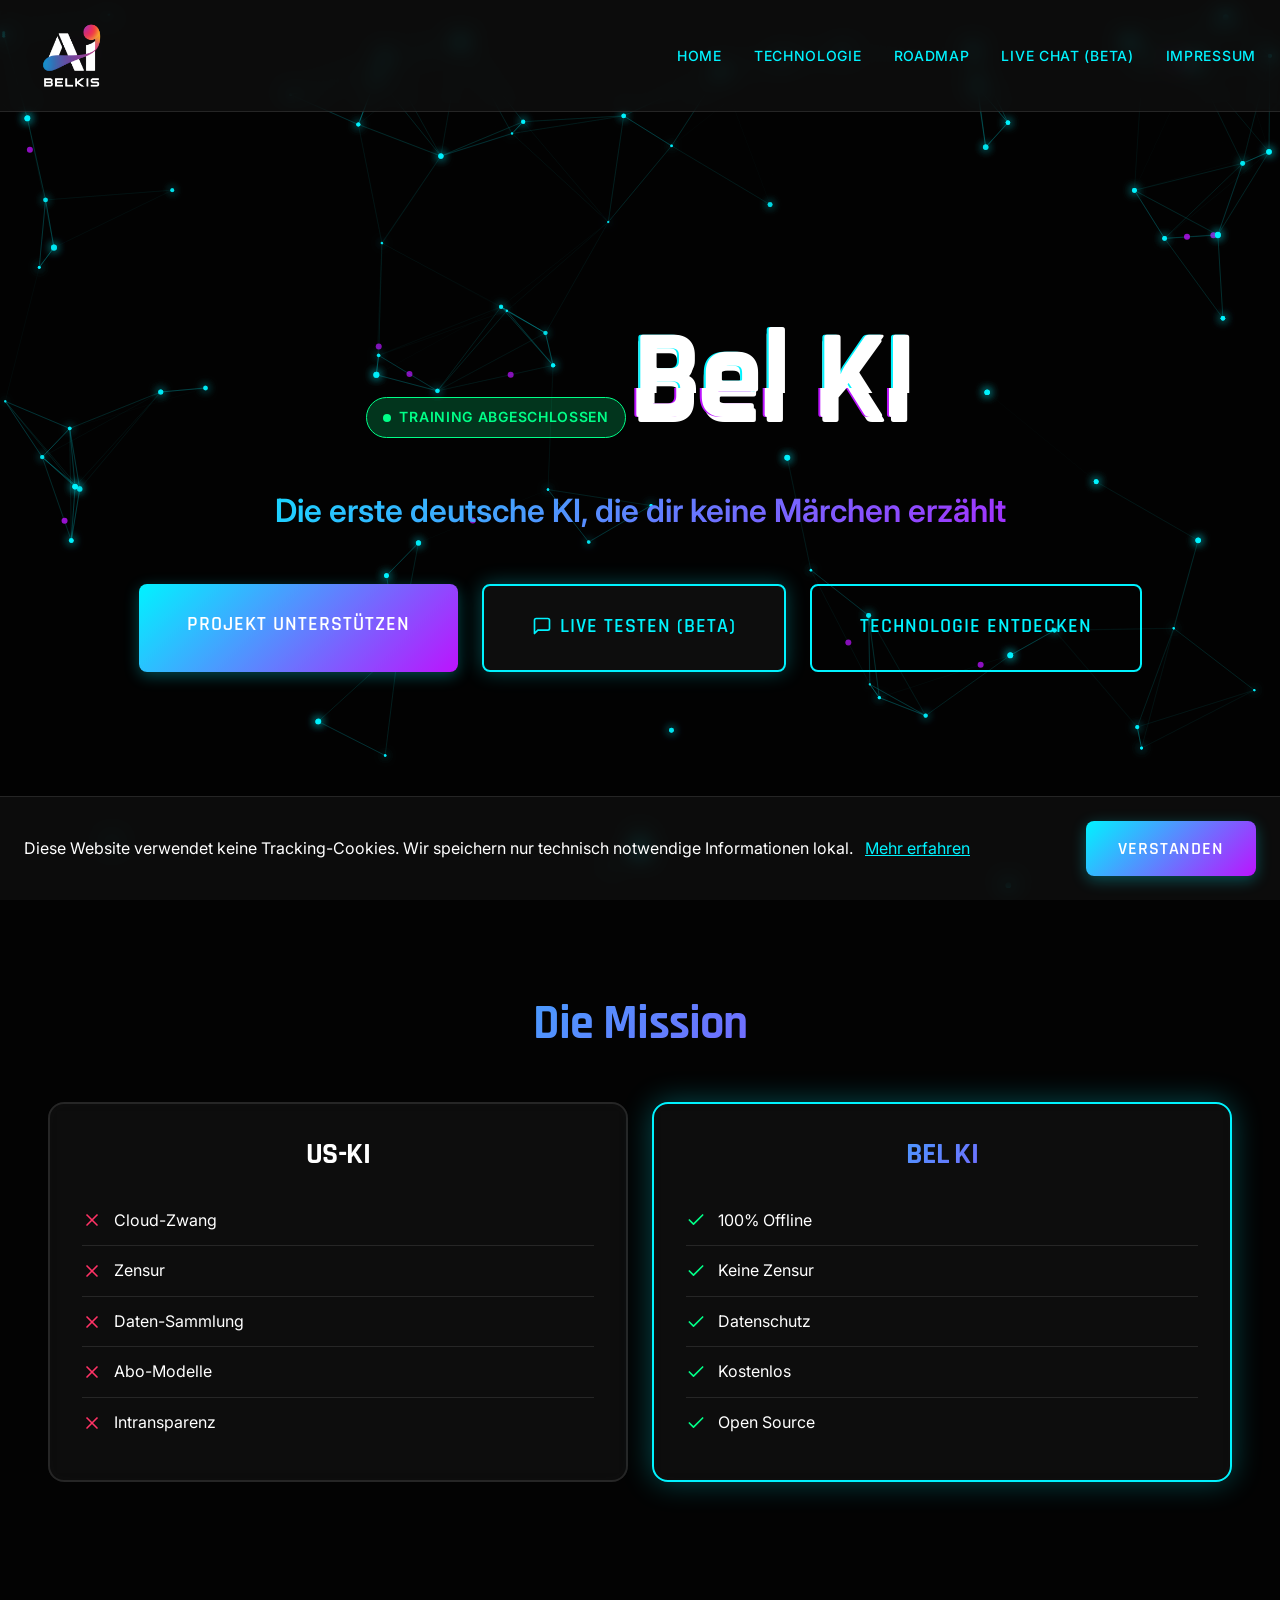
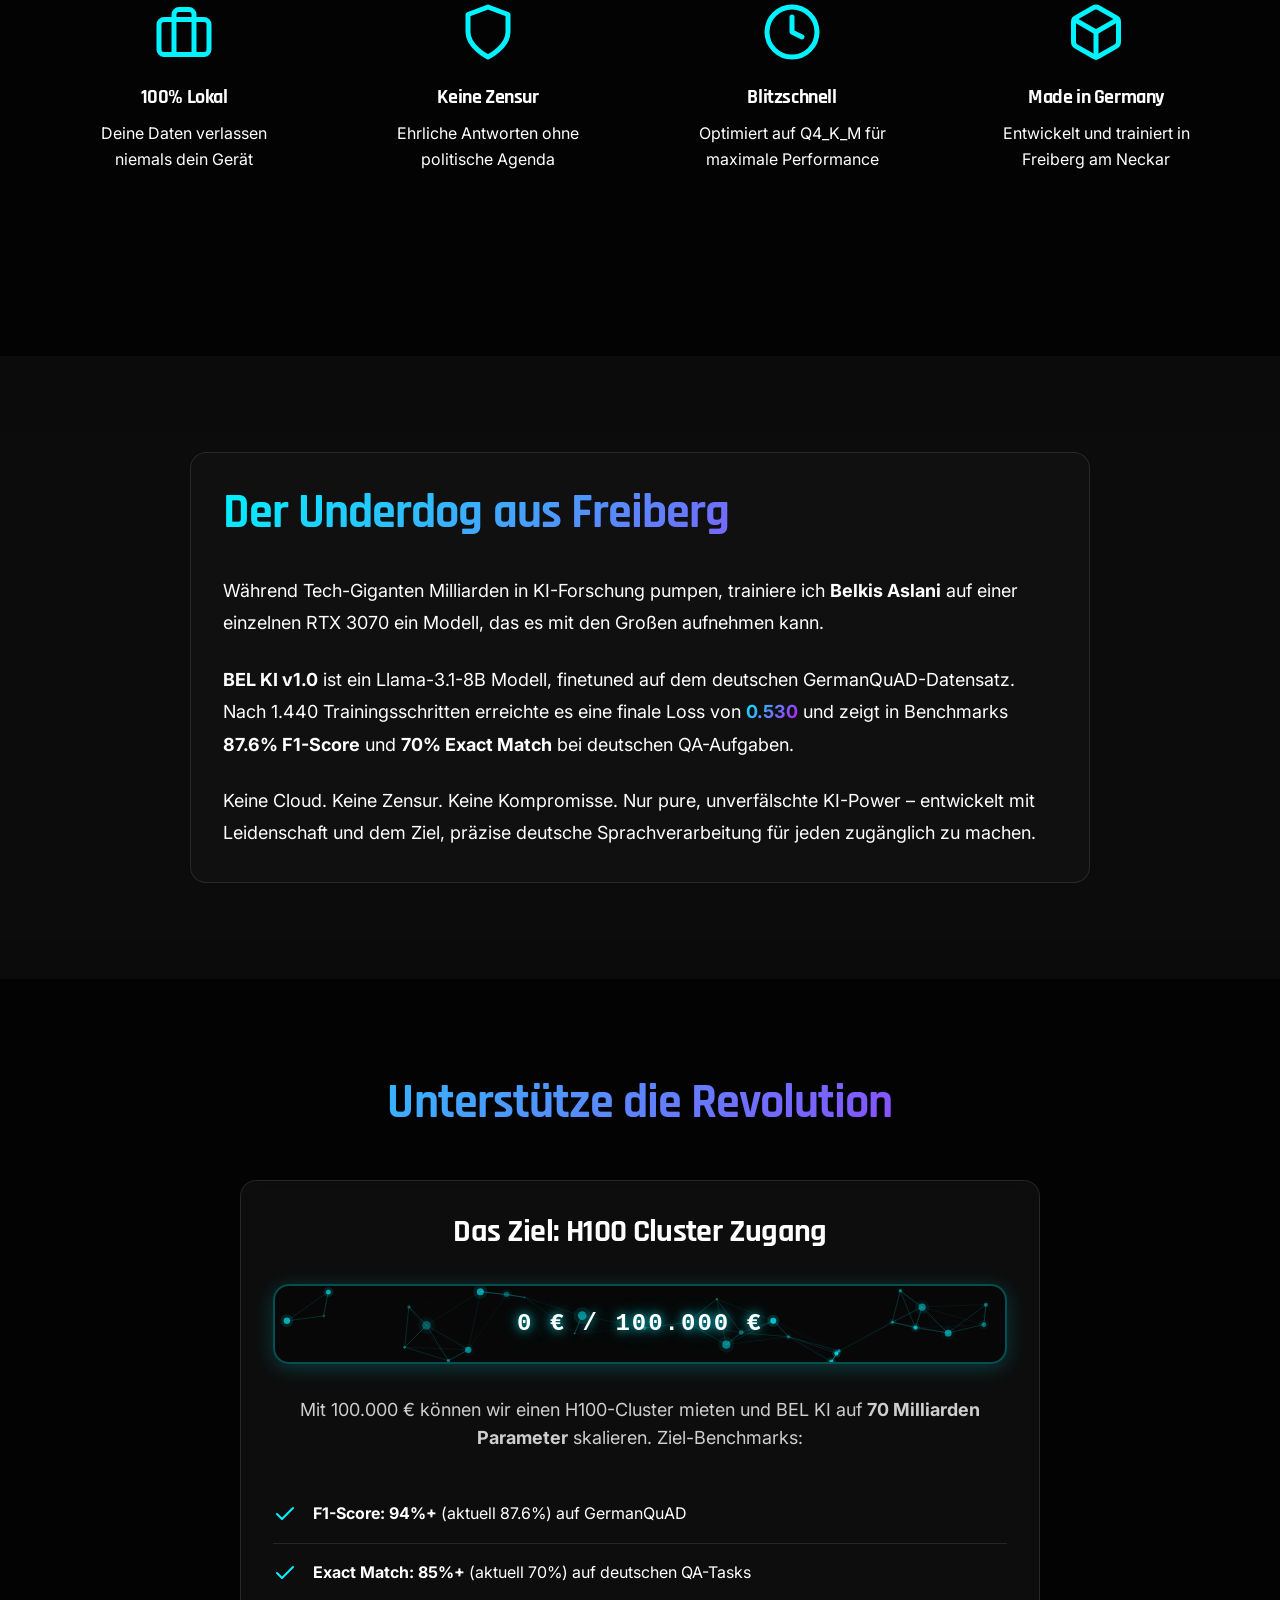
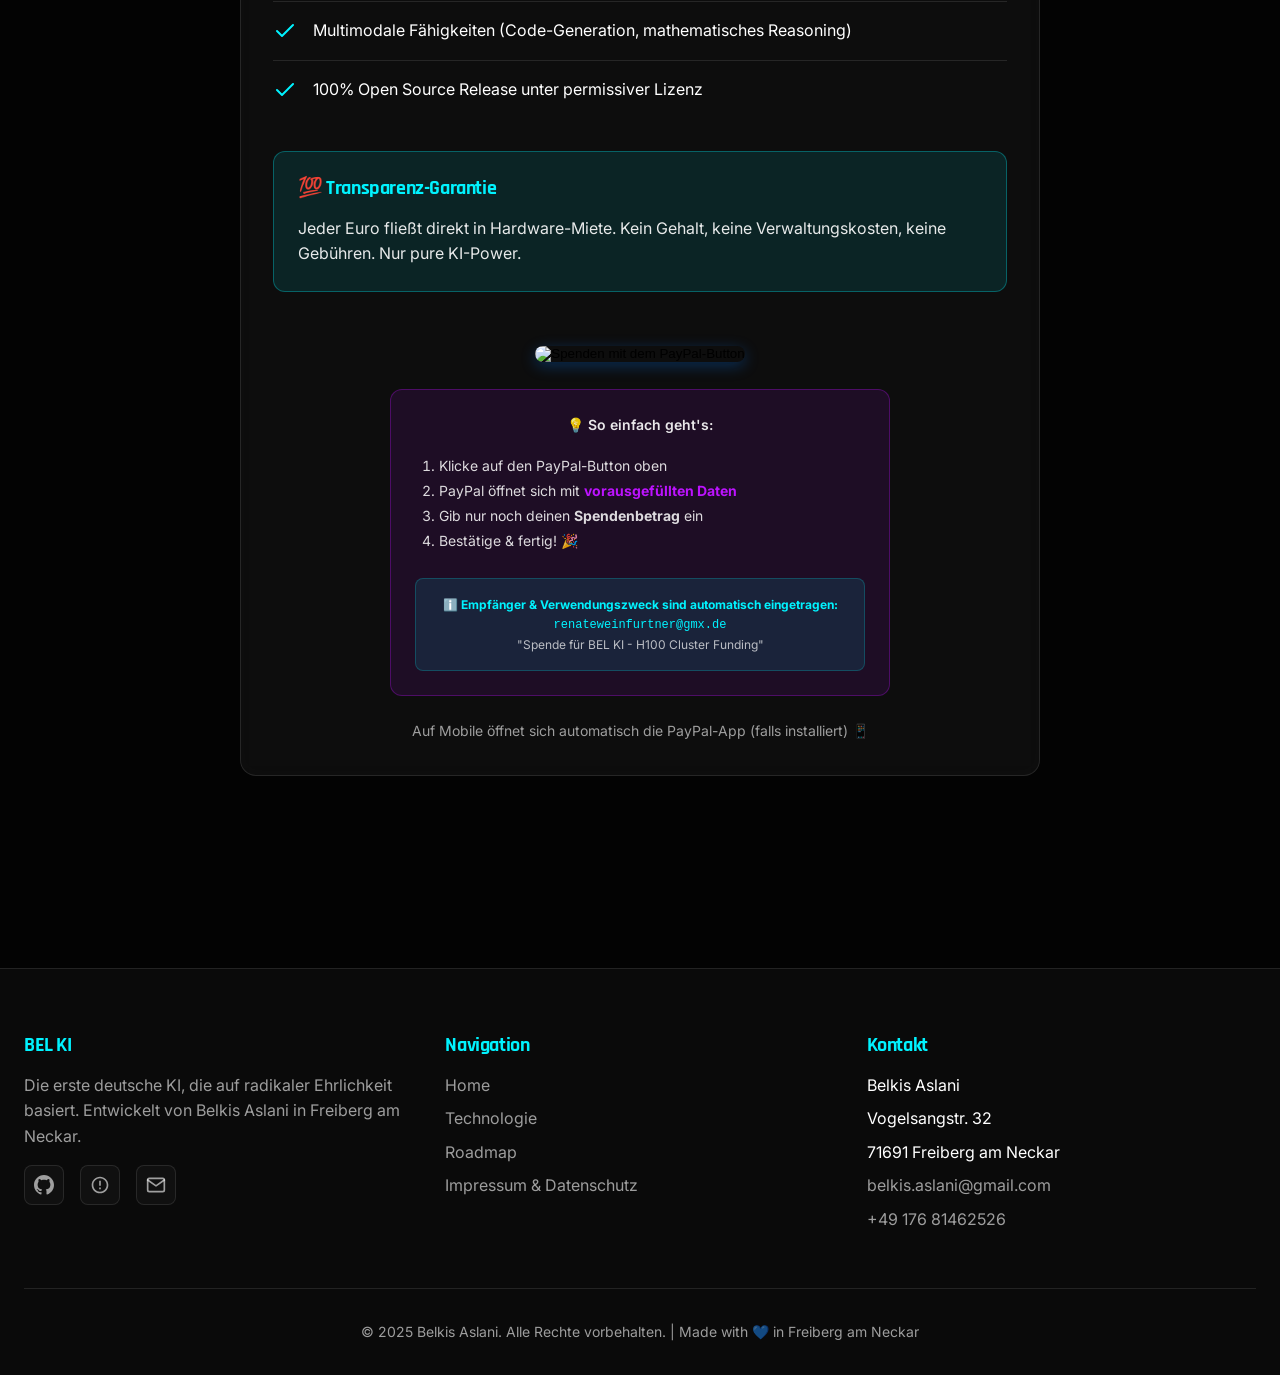
<file: index.html>
<!DOCTYPE html>
<html lang="de">
<head>
  <meta charset="UTF-8">
  <meta name="viewport" content="width=device-width, initial-scale=1.0">
  <meta http-equiv="X-UA-Compatible" content="IE=edge">

  <!-- Primary Meta Tags -->
  <title>BEL KI - Wahrheit ohne Kompromiss | Deutsche KI Revolution</title>
  <meta name="title" content="BEL KI - Wahrheit ohne Kompromiss | Deutsche KI Revolution">
  <meta name="description" content="BEL KI ist eine revolutionäre deutsche KI-Initiative. Llama-3.1-8B finetuned auf GermanQuAD. 100% Offline, keine Zensur, radikale Ehrlichkeit. Final Loss: 0.53.">
  <meta name="keywords" content="BEL KI, Deutsche KI, Llama, GermanQuAD, Offline KI, Open Source AI, Belkis Aslani">
  <meta name="author" content="Belkis Aslani">
  <meta name="robots" content="index, follow">

  <!-- Open Graph / Facebook -->
  <meta property="og:type" content="website">
  <meta property="og:url" content="https://yourusername.github.io/BEL-KI/">
  <meta property="og:title" content="BEL KI - Wahrheit ohne Kompromiss">
  <meta property="og:description" content="Revolutionäre deutsche KI. 100% Offline, keine Zensur, radikale Ehrlichkeit.">
  <meta property="og:image" content="https://yourusername.github.io/BEL-KI/assets/img/logo.png">

  <!-- Twitter -->
  <meta property="twitter:card" content="summary_large_image">
  <meta property="twitter:url" content="https://yourusername.github.io/BEL-KI/">
  <meta property="twitter:title" content="BEL KI - Wahrheit ohne Kompromiss">
  <meta property="twitter:description" content="Revolutionäre deutsche KI. 100% Offline, keine Zensur, radikale Ehrlichkeit.">
  <meta property="twitter:image" content="https://yourusername.github.io/BEL-KI/assets/img/logo.png">

  <!-- Preload Critical Resources -->
  <link rel="preconnect" href="https://fonts.googleapis.com">
  <link rel="preconnect" href="https://fonts.gstatic.com" crossorigin>

  <!-- Favicon -->
  <link rel="icon" type="image/png" href="./assets/img/logo.png">

  <!-- Stylesheets -->
  <link rel="stylesheet" href="./assets/css/variables.css">
  <link rel="stylesheet" href="./assets/css/main.css">

  <!-- Schema.org Markup -->
  <script type="application/ld+json">
  {
    "@context": "https://schema.org",
    "@type": "SoftwareApplication",
    "name": "BEL KI",
    "applicationCategory": "AI/Machine Learning",
    "operatingSystem": "Cross-platform",
    "offers": {
      "@type": "Offer",
      "price": "0",
      "priceCurrency": "EUR"
    },
    "author": {
      "@type": "Person",
      "name": "Belkis Aslani"
    }
  }
  </script>
</head>
<body>
  <!-- Header -->
  <header class="header">
    <nav class="nav-container">
      <a href="index.html" class="logo">
        <img src="./assets/img/logo.png" alt="BEL KI Logo" />
      </a>
      <ul class="nav-links">
        <li><a href="index.html">Home</a></li>
        <li><a href="tech.html">Technologie</a></li>
        <li><a href="roadmap.html">Roadmap</a></li>
        <li><a href="live-chat.html" style="color: #00f3ff;">Live Chat (BETA)</a></li>
        <li><a href="legal.html">Impressum</a></li>
      </ul>
      <div class="burger-menu" aria-label="Menu Toggle">
        <div class="burger-line"></div>
        <div class="burger-line"></div>
        <div class="burger-line"></div>
      </div>
    </nav>
  </header>

  <!-- Hero Section -->
  <section class="hero">
    <canvas id="heroCanvas" class="hero-canvas" aria-hidden="true"></canvas>

    <div class="hero-content">
      <div class="badge badge-success badge-pulse">
        Training Abgeschlossen
      </div>

      <h1 class="hero-title">
        <span class="glitch" data-text="Bel KI">Bel KI</span>
      </h1>

      <p class="hero-subtitle">
        Die erste deutsche KI, die dir keine Märchen erzählt
      </p>

      <div class="hero-cta">
        <a href="#fundraising" class="btn btn-primary btn-large">
          Projekt unterstützen
        </a>
        <a href="live-chat.html" class="btn btn-secondary btn-large" style="background: var(--glass-bg); border: 2px solid var(--color-cyan); color: var(--color-cyan); box-shadow: 0 0 20px rgba(0, 243, 255, 0.3);">
          <span style="display: inline-flex; align-items: center; gap: 0.5rem;">
            <svg xmlns="http://www.w3.org/2000/svg" width="20" height="20" viewBox="0 0 24 24" fill="none" stroke="currentColor" stroke-width="2" stroke-linecap="round" stroke-linejoin="round">
              <path d="M21 15a2 2 0 0 1-2 2H7l-4 4V5a2 2 0 0 1 2-2h14a2 2 0 0 1 2 2z"></path>
            </svg>
            Live Testen (BETA)
          </span>
        </a>
        <a href="tech.html" class="btn btn-secondary btn-large">
          Technologie entdecken
        </a>
      </div>
    </div>

    <div class="scroll-indicator">
      <svg xmlns="http://www.w3.org/2000/svg" fill="none" viewBox="0 0 24 24" stroke="currentColor">
        <path stroke-linecap="round" stroke-linejoin="round" stroke-width="2" d="M19 14l-7 7m0 0l-7-7m7 7V3" />
      </svg>
    </div>
  </section>

  <!-- Mission Section -->
  <section class="section" id="mission">
    <div class="container">
      <h2 class="text-center gradient-text mb-12">Die Mission</h2>

      <div class="comparison-table fade-in">
        <div class="comparison-card">
          <h3>US-KI</h3>
          <ul>
            <li>
              <svg xmlns="http://www.w3.org/2000/svg" width="20" height="20" viewBox="0 0 24 24" fill="none" stroke="#ff3366" stroke-width="2" stroke-linecap="round" stroke-linejoin="round"><line x1="18" y1="6" x2="6" y2="18"></line><line x1="6" y1="6" x2="18" y2="18"></line></svg>
              Cloud-Zwang
            </li>
            <li>
              <svg xmlns="http://www.w3.org/2000/svg" width="20" height="20" viewBox="0 0 24 24" fill="none" stroke="#ff3366" stroke-width="2" stroke-linecap="round" stroke-linejoin="round"><line x1="18" y1="6" x2="6" y2="18"></line><line x1="6" y1="6" x2="18" y2="18"></line></svg>
              Zensur
            </li>
            <li>
              <svg xmlns="http://www.w3.org/2000/svg" width="20" height="20" viewBox="0 0 24 24" fill="none" stroke="#ff3366" stroke-width="2" stroke-linecap="round" stroke-linejoin="round"><line x1="18" y1="6" x2="6" y2="18"></line><line x1="6" y1="6" x2="18" y2="18"></line></svg>
              Daten-Sammlung
            </li>
            <li>
              <svg xmlns="http://www.w3.org/2000/svg" width="20" height="20" viewBox="0 0 24 24" fill="none" stroke="#ff3366" stroke-width="2" stroke-linecap="round" stroke-linejoin="round"><line x1="18" y1="6" x2="6" y2="18"></line><line x1="6" y1="6" x2="18" y2="18"></line></svg>
              Abo-Modelle
            </li>
            <li>
              <svg xmlns="http://www.w3.org/2000/svg" width="20" height="20" viewBox="0 0 24 24" fill="none" stroke="#ff3366" stroke-width="2" stroke-linecap="round" stroke-linejoin="round"><line x1="18" y1="6" x2="6" y2="18"></line><line x1="6" y1="6" x2="18" y2="18"></line></svg>
              Intransparenz
            </li>
          </ul>
        </div>

        <div class="comparison-card highlight">
          <h3 class="gradient-text">BEL KI</h3>
          <ul>
            <li>
              <svg xmlns="http://www.w3.org/2000/svg" width="20" height="20" viewBox="0 0 24 24" fill="none" stroke="#00ff88" stroke-width="2" stroke-linecap="round" stroke-linejoin="round"><polyline points="20 6 9 17 4 12"></polyline></svg>
              100% Offline
            </li>
            <li>
              <svg xmlns="http://www.w3.org/2000/svg" width="20" height="20" viewBox="0 0 24 24" fill="none" stroke="#00ff88" stroke-width="2" stroke-linecap="round" stroke-linejoin="round"><polyline points="20 6 9 17 4 12"></polyline></svg>
              Keine Zensur
            </li>
            <li>
              <svg xmlns="http://www.w3.org/2000/svg" width="20" height="20" viewBox="0 0 24 24" fill="none" stroke="#00ff88" stroke-width="2" stroke-linecap="round" stroke-linejoin="round"><polyline points="20 6 9 17 4 12"></polyline></svg>
              Datenschutz
            </li>
            <li>
              <svg xmlns="http://www.w3.org/2000/svg" width="20" height="20" viewBox="0 0 24 24" fill="none" stroke="#00ff88" stroke-width="2" stroke-linecap="round" stroke-linejoin="round"><polyline points="20 6 9 17 4 12"></polyline></svg>
              Kostenlos
            </li>
            <li>
              <svg xmlns="http://www.w3.org/2000/svg" width="20" height="20" viewBox="0 0 24 24" fill="none" stroke="#00ff88" stroke-width="2" stroke-linecap="round" stroke-linejoin="round"><polyline points="20 6 9 17 4 12"></polyline></svg>
              Open Source
            </li>
          </ul>
        </div>
      </div>

      <div class="icon-grid fade-in" style="margin-top: 6rem;">
        <div class="icon-card">
          <svg xmlns="http://www.w3.org/2000/svg" width="60" height="60" viewBox="0 0 24 24" fill="none" stroke="currentColor" stroke-width="2" stroke-linecap="round" stroke-linejoin="round"><rect x="2" y="7" width="20" height="14" rx="2" ry="2"></rect><path d="M16 21V5a2 2 0 0 0-2-2h-4a2 2 0 0 0-2 2v16"></path></svg>
          <h4>100% Lokal</h4>
          <p>Deine Daten verlassen niemals dein Gerät</p>
        </div>

        <div class="icon-card">
          <svg xmlns="http://www.w3.org/2000/svg" width="60" height="60" viewBox="0 0 24 24" fill="none" stroke="currentColor" stroke-width="2" stroke-linecap="round" stroke-linejoin="round"><path d="M12 22s8-4 8-10V5l-8-3-8 3v7c0 6 8 10 8 10z"></path></svg>
          <h4>Keine Zensur</h4>
          <p>Ehrliche Antworten ohne politische Agenda</p>
        </div>

        <div class="icon-card">
          <svg xmlns="http://www.w3.org/2000/svg" width="60" height="60" viewBox="0 0 24 24" fill="none" stroke="currentColor" stroke-width="2" stroke-linecap="round" stroke-linejoin="round"><circle cx="12" cy="12" r="10"></circle><polyline points="12 6 12 12 16 14"></polyline></svg>
          <h4>Blitzschnell</h4>
          <p>Optimiert auf Q4_K_M für maximale Performance</p>
        </div>

        <div class="icon-card">
          <svg xmlns="http://www.w3.org/2000/svg" width="60" height="60" viewBox="0 0 24 24" fill="none" stroke="currentColor" stroke-width="2" stroke-linecap="round" stroke-linejoin="round"><path d="M21 16V8a2 2 0 0 0-1-1.73l-7-4a2 2 0 0 0-2 0l-7 4A2 2 0 0 0 3 8v8a2 2 0 0 0 1 1.73l7 4a2 2 0 0 0 2 0l7-4A2 2 0 0 0 21 16z"></path><polyline points="3.27 6.96 12 12.01 20.73 6.96"></polyline><line x1="12" y1="22.08" x2="12" y2="12"></line></svg>
          <h4>Made in Germany</h4>
          <p>Entwickelt und trainiert in Freiberg am Neckar</p>
        </div>
      </div>
    </div>
  </section>

  <!-- Story Section -->
  <section class="section" style="background: rgba(20, 20, 20, 0.5);">
    <div class="container">
      <div class="glass-card fade-in" style="max-width: 900px; margin: 0 auto;">
        <h2 class="gradient-text mb-8">Der Underdog aus Freiberg</h2>
        <p style="font-size: 1.125rem; line-height: 1.8; margin-bottom: 1.5rem;">
          Während Tech-Giganten Milliarden in KI-Forschung pumpen, trainiere ich <strong>Belkis Aslani</strong> auf einer einzelnen RTX 3070 ein Modell, das es mit den Großen aufnehmen kann.
        </p>
        <p style="font-size: 1.125rem; line-height: 1.8; margin-bottom: 1.5rem;">
          <strong>BEL KI v1.0</strong> ist ein Llama-3.1-8B Modell, finetuned auf dem deutschen GermanQuAD-Datensatz. Nach 1.440 Trainingsschritten erreichte es eine finale Loss von <span class="gradient-text" style="font-weight: 700;">0.530</span> und zeigt in Benchmarks <strong>87.6% F1-Score</strong> und <strong>70% Exact Match</strong> bei deutschen QA-Aufgaben.
        </p>
        <p style="font-size: 1.125rem; line-height: 1.8;">
          Keine Cloud. Keine Zensur. Keine Kompromisse. Nur pure, unverfälschte KI-Power – entwickelt mit Leidenschaft und dem Ziel, präzise deutsche Sprachverarbeitung für jeden zugänglich zu machen.
        </p>
      </div>
    </div>
  </section>

  <!-- Fundraising Section -->
  <section class="section" id="fundraising">
    <div class="container">
      <h2 class="text-center gradient-text mb-12">Unterstütze die Revolution</h2>

      <div class="glass-card fade-in" style="max-width: 800px; margin: 0 auto;">
        <h3 class="text-center mb-8" style="font-size: 2rem;">Das Ziel: H100 Cluster Zugang</h3>

        <!-- Animated Progress Bar with Neural Network Effect -->
        <div style="position: relative; width: 100%; height: 80px; background: rgba(0, 0, 0, 0.4); border-radius: 16px; overflow: hidden; border: 2px solid rgba(0, 243, 255, 0.3); box-shadow: 0 4px 20px rgba(0, 243, 255, 0.2); margin: 2rem 0;">
          <!-- Canvas for Neural Network Animation -->
          <canvas id="progressCanvas" style="position: absolute; top: 0; left: 0; width: 100%; height: 100%; pointer-events: none; z-index: 1;"></canvas>

          <!-- Progress Fill -->
          <div id="progressFill" style="position: absolute; top: 0; left: 0; height: 100%; width: 0%; background: linear-gradient(90deg, rgba(0, 243, 255, 0.3), rgba(0, 243, 255, 0.6), rgba(0, 255, 136, 0.4)); border-radius: 14px; transition: width 2s cubic-bezier(0.4, 0, 0.2, 1); z-index: 2; box-shadow: 0 0 30px rgba(0, 243, 255, 0.6), inset 0 0 20px rgba(0, 243, 255, 0.3);"></div>

          <!-- Animated Glow Effect -->
          <div id="progressGlow" style="position: absolute; top: 0; left: 0; height: 100%; width: 0%; background: linear-gradient(90deg, transparent, rgba(0, 243, 255, 0.8), transparent); border-radius: 14px; z-index: 3; animation: progressPulse 2s ease-in-out infinite; filter: blur(8px);"></div>

          <!-- Progress Text -->
          <div id="progressText" style="position: absolute; top: 50%; left: 50%; transform: translate(-50%, -50%); z-index: 4; font-size: 1.5rem; font-weight: 700; font-family: var(--font-mono); color: #fff; text-shadow: 0 0 10px rgba(0, 243, 255, 0.8), 0 0 20px rgba(0, 243, 255, 0.4); letter-spacing: 2px;">
            <span id="currentAmount">0</span> € / 100.000 €
          </div>
        </div>

        <style>
          @keyframes progressPulse {
            0%, 100% { opacity: 0.3; }
            50% { opacity: 0.8; }
          }

          @keyframes neuronPulse {
            0%, 100% { opacity: 0.4; transform: scale(1); }
            50% { opacity: 1; transform: scale(1.5); }
          }

          /* Mobile Responsive Progress Text */
          @media (max-width: 768px) {
            #progressText {
              font-size: 0.9rem !important;
              letter-spacing: 1px !important;
            }
          }

          @media (max-width: 480px) {
            #progressText {
              font-size: 0.75rem !important;
              letter-spacing: 0.5px !important;
            }
          }
        </style>

        <script>
          (function() {
            const targetAmount = 0;
            const targetPercentage = 0;
            const canvas = document.getElementById('progressCanvas');
            const ctx = canvas.getContext('2d');
            const progressFill = document.getElementById('progressFill');
            const progressGlow = document.getElementById('progressGlow');
            const currentAmountEl = document.getElementById('currentAmount');

            // Set canvas size
            function resizeCanvas() {
              const rect = canvas.getBoundingClientRect();
              canvas.width = rect.width;
              canvas.height = rect.height;
            }
            resizeCanvas();
            window.addEventListener('resize', resizeCanvas);

            // Neuron particles
            class Neuron {
              constructor() {
                this.reset();
              }

              reset() {
                this.x = Math.random() * canvas.width;
                this.y = Math.random() * canvas.height;
                this.vx = (Math.random() - 0.5) * 0.5;
                this.vy = (Math.random() - 0.5) * 0.5;
                this.radius = Math.random() * 3 + 1;
                this.opacity = Math.random() * 0.5 + 0.3;
                this.pulseSpeed = Math.random() * 0.05 + 0.02;
                this.pulsePhase = Math.random() * Math.PI * 2;
              }

              update() {
                this.x += this.vx;
                this.y += this.vy;
                this.pulsePhase += this.pulseSpeed;

                // Bounce off edges
                if (this.x < 0 || this.x > canvas.width) this.vx *= -1;
                if (this.y < 0 || this.y > canvas.height) this.vy *= -1;

                // Keep in bounds
                this.x = Math.max(0, Math.min(canvas.width, this.x));
                this.y = Math.max(0, Math.min(canvas.height, this.y));
              }

              draw() {
                const pulse = Math.sin(this.pulsePhase) * 0.5 + 0.5;
                const size = this.radius * (0.7 + pulse * 0.6);

                ctx.beginPath();
                ctx.arc(this.x, this.y, size, 0, Math.PI * 2);
                ctx.fillStyle = `rgba(0, 243, 255, ${this.opacity * (0.6 + pulse * 0.4)})`;
                ctx.fill();

                // Glow effect
                ctx.beginPath();
                ctx.arc(this.x, this.y, size * 2, 0, Math.PI * 2);
                ctx.fillStyle = `rgba(0, 243, 255, ${this.opacity * 0.2 * pulse})`;
                ctx.fill();
              }
            }

            // Create neurons
            const neurons = [];
            const neuronCount = 30;
            for (let i = 0; i < neuronCount; i++) {
              neurons.push(new Neuron());
            }

            // Draw connections between nearby neurons
            function drawConnections() {
              const maxDistance = 80;
              for (let i = 0; i < neurons.length; i++) {
                for (let j = i + 1; j < neurons.length; j++) {
                  const dx = neurons[i].x - neurons[j].x;
                  const dy = neurons[i].y - neurons[j].y;
                  const distance = Math.sqrt(dx * dx + dy * dy);

                  if (distance < maxDistance) {
                    const opacity = (1 - distance / maxDistance) * 0.3;
                    ctx.beginPath();
                    ctx.moveTo(neurons[i].x, neurons[i].y);
                    ctx.lineTo(neurons[j].x, neurons[j].y);
                    ctx.strokeStyle = `rgba(0, 243, 255, ${opacity})`;
                    ctx.lineWidth = 1;
                    ctx.stroke();
                  }
                }
              }
            }

            // Animation loop
            function animate() {
              ctx.clearRect(0, 0, canvas.width, canvas.height);

              // Draw connections first
              drawConnections();

              // Update and draw neurons
              neurons.forEach(neuron => {
                neuron.update();
                neuron.draw();
              });

              requestAnimationFrame(animate);
            }
            animate();

            // Animate progress bar on load
            setTimeout(() => {
              progressFill.style.width = targetPercentage + '%';
              progressGlow.style.width = targetPercentage + '%';

              // Animate counter
              let current = 0;
              const duration = 2000;
              const steps = 60;
              const increment = targetAmount / steps;
              const stepDuration = duration / steps;

              const counterInterval = setInterval(() => {
                current += increment;
                if (current >= targetAmount) {
                  current = targetAmount;
                  clearInterval(counterInterval);
                }
                currentAmountEl.textContent = Math.floor(current).toLocaleString('de-DE');
              }, stepDuration);
            }, 300);
          })();
        </script>

        <p class="text-center mt-8" style="font-size: 1.125rem; color: rgba(255,255,255,0.8);">
          Mit 100.000 € können wir einen H100-Cluster mieten und BEL KI auf <strong>70 Milliarden Parameter</strong> skalieren. Ziel-Benchmarks:
        </p>

        <ul style="list-style: none; margin: 2rem 0; padding: 0;">
          <li style="padding: 1rem 0; border-bottom: 1px solid rgba(255,255,255,0.1); display: flex; align-items: center; gap: 1rem; flex-wrap: wrap;">
            <svg xmlns="http://www.w3.org/2000/svg" width="24" height="24" viewBox="0 0 24 24" fill="none" stroke="#00f3ff" stroke-width="2" stroke-linecap="round" stroke-linejoin="round"><polyline points="20 6 9 17 4 12"></polyline></svg>
            <span><strong>F1-Score: 94%+</strong> (aktuell 87.6%) auf GermanQuAD</span>
          </li>
          <li style="padding: 1rem 0; border-bottom: 1px solid rgba(255,255,255,0.1); display: flex; align-items: center; gap: 1rem; flex-wrap: wrap;">
            <svg xmlns="http://www.w3.org/2000/svg" width="24" height="24" viewBox="0 0 24 24" fill="none" stroke="#00f3ff" stroke-width="2" stroke-linecap="round" stroke-linejoin="round"><polyline points="20 6 9 17 4 12"></polyline></svg>
            <span><strong>Exact Match: 85%+</strong> (aktuell 70%) auf deutschen QA-Tasks</span>
          </li>
          <li style="padding: 1rem 0; border-bottom: 1px solid rgba(255,255,255,0.1); display: flex; align-items: center; gap: 1rem; flex-wrap: wrap;">
            <svg xmlns="http://www.w3.org/2000/svg" width="24" height="24" viewBox="0 0 24 24" fill="none" stroke="#00f3ff" stroke-width="2" stroke-linecap="round" stroke-linejoin="round"><polyline points="20 6 9 17 4 12"></polyline></svg>
            <span>Multimodale Fähigkeiten (Code-Generation, mathematisches Reasoning)</span>
          </li>
          <li style="padding: 1rem 0; display: flex; align-items: center; gap: 1rem; flex-wrap: wrap;">
            <svg xmlns="http://www.w3.org/2000/svg" width="24" height="24" viewBox="0 0 24 24" fill="none" stroke="#00f3ff" stroke-width="2" stroke-linecap="round" stroke-linejoin="round"><polyline points="20 6 9 17 4 12"></polyline></svg>
            <span>100% Open Source Release unter permissiver Lizenz</span>
          </li>
        </ul>

        <div style="background: rgba(0, 243, 255, 0.1); border: 1px solid rgba(0, 243, 255, 0.3); border-radius: 0.75rem; padding: 1.5rem; margin: 2rem 0;">
          <h4 style="color: #00f3ff; margin-bottom: 1rem; font-size: 1.25rem;">💯 Transparenz-Garantie</h4>
          <p style="margin: 0; color: rgba(255,255,255,0.9);">
            Jeder Euro fließt direkt in Hardware-Miete. Kein Gehalt, keine Verwaltungskosten, keine Gebühren. Nur pure KI-Power.
          </p>
        </div>

        <div class="text-center mt-12">
          <!-- Official PayPal Donate Button -->
          <form action="https://www.paypal.com/donate" method="post" target="_blank" style="display: inline-block;">
            <input type="hidden" name="business" value="renateweinfurtner@gmx.de" />
            <input type="hidden" name="item_name" value="Spende - BEL KI - H100 Cluster Funding" />
            <input type="hidden" name="currency_code" value="EUR" />
            <input type="hidden" name="no_shipping" value="1" />
            <input type="image" src="https://www.paypalobjects.com/de_DE/DE/i/btn/btn_donateCC_LG.gif" border="0" name="submit" title="PayPal - Einfach, schnell und sicher online bezahlen!" alt="Spenden mit dem PayPal-Button" style="cursor: pointer; border-radius: 8px; box-shadow: 0 4px 15px rgba(0, 123, 255, 0.3); transition: transform 0.2s ease;" onmouseover="this.style.transform='scale(1.05)'" onmouseout="this.style.transform='scale(1)'" />
          </form>

          <div style="margin-top: 1.5rem; padding: 1.5rem; background: rgba(188, 19, 254, 0.1); border: 1px solid rgba(188, 19, 254, 0.3); border-radius: 0.75rem; max-width: 500px; margin-left: auto; margin-right: auto;">
            <p style="margin: 0 0 1rem 0; font-size: 0.875rem; color: rgba(255,255,255,0.9); font-weight: 600;">
              💡 So einfach geht's:
            </p>
            <ol style="text-align: left; margin: 0; padding-left: 1.5rem; font-size: 0.875rem; color: rgba(255,255,255,0.85); line-height: 1.8;">
              <li>Klicke auf den PayPal-Button oben</li>
              <li>PayPal öffnet sich mit <strong style="color: #bc13fe;">vorausgefüllten Daten</strong></li>
              <li>Gib nur noch deinen <strong>Spendenbetrag</strong> ein</li>
              <li>Bestätige & fertig! 🎉</li>
            </ol>
            <div style="margin-top: 1.5rem; padding: 1rem; background: rgba(0, 243, 255, 0.1); border: 1px solid rgba(0, 243, 255, 0.2); border-radius: 0.5rem;">
              <p style="margin: 0; font-size: 0.75rem; color: rgba(255,255,255,0.7); line-height: 1.6;">
                <strong style="color: #00f3ff;">ℹ️ Empfänger & Verwendungszweck sind automatisch eingetragen:</strong><br>
                <code style="color: #00f3ff; font-size: 0.75rem;">renateweinfurtner@gmx.de</code><br>
                "Spende für BEL KI - H100 Cluster Funding"
              </p>
            </div>
          </div>

          <p style="margin-top: 1.5rem; font-size: 0.875rem; color: rgba(255,255,255,0.6);">
            Auf Mobile öffnet sich automatisch die PayPal-App (falls installiert) 📱
          </p>
        </div>
      </div>
    </div>
  </section>

  <!-- Footer -->
  <footer class="footer">
    <div class="footer-container">
      <div class="footer-section">
        <h3>BEL KI</h3>
        <p style="color: rgba(255,255,255,0.6); margin-top: 1rem;">
          Die erste deutsche KI, die auf radikaler Ehrlichkeit basiert. Entwickelt von Belkis Aslani in Freiberg am Neckar.
        </p>
        <div class="social-links">
          <a href="https://github.com/BEKO2210" target="_blank" rel="noopener noreferrer" class="social-icon" aria-label="GitHub">
            <svg xmlns="http://www.w3.org/2000/svg" width="20" height="20" viewBox="0 0 24 24" fill="currentColor"><path d="M12 0c-6.626 0-12 5.373-12 12 0 5.302 3.438 9.8 8.207 11.387.599.111.793-.261.793-.577v-2.234c-3.338.726-4.033-1.416-4.033-1.416-.546-1.387-1.333-1.756-1.333-1.756-1.089-.745.083-.729.083-.729 1.205.084 1.839 1.237 1.839 1.237 1.07 1.834 2.807 1.304 3.492.997.107-.775.418-1.305.762-1.604-2.665-.305-5.467-1.334-5.467-5.931 0-1.311.469-2.381 1.236-3.221-.124-.303-.535-1.524.117-3.176 0 0 1.008-.322 3.301 1.23.957-.266 1.983-.399 3.003-.404 1.02.005 2.047.138 3.006.404 2.291-1.552 3.297-1.23 3.297-1.23.653 1.653.242 2.874.118 3.176.77.84 1.235 1.911 1.235 3.221 0 4.609-2.807 5.624-5.479 5.921.43.372.823 1.102.823 2.222v3.293c0 .319.192.694.801.576 4.765-1.589 8.199-6.086 8.199-11.386 0-6.627-5.373-12-12-12z"/></svg>
          </a>
          <a href="https://huggingface.co/Beko2210" target="_blank" rel="noopener noreferrer" class="social-icon" aria-label="HuggingFace">
            <svg xmlns="http://www.w3.org/2000/svg" width="20" height="20" viewBox="0 0 24 24" fill="currentColor"><path d="M12 2C6.48 2 2 6.48 2 12s4.48 10 10 10 10-4.48 10-10S17.52 2 12 2zm0 18c-4.41 0-8-3.59-8-8s3.59-8 8-8 8 3.59 8 8-3.59 8-8 8zm-1-13h2v6h-2zm0 8h2v2h-2z"/></svg>
          </a>
          <a href="mailto:belkis.aslani@gmail.com" class="social-icon" aria-label="Email">
            <svg xmlns="http://www.w3.org/2000/svg" width="20" height="20" viewBox="0 0 24 24" fill="none" stroke="currentColor" stroke-width="2" stroke-linecap="round" stroke-linejoin="round"><path d="M4 4h16c1.1 0 2 .9 2 2v12c0 1.1-.9 2-2 2H4c-1.1 0-2-.9-2-2V6c0-1.1.9-2 2-2z"></path><polyline points="22,6 12,13 2,6"></polyline></svg>
          </a>
        </div>
      </div>

      <div class="footer-section">
        <h3>Navigation</h3>
        <ul>
          <li><a href="index.html">Home</a></li>
          <li><a href="tech.html">Technologie</a></li>
          <li><a href="roadmap.html">Roadmap</a></li>
          <li><a href="legal.html">Impressum & Datenschutz</a></li>
        </ul>
      </div>

      <div class="footer-section">
        <h3>Kontakt</h3>
        <ul style="list-style: none;">
          <li style="margin-bottom: 0.5rem;">Belkis Aslani</li>
          <li style="margin-bottom: 0.5rem;">Vogelsangstr. 32</li>
          <li style="margin-bottom: 0.5rem;">71691 Freiberg am Neckar</li>
          <li style="margin-bottom: 0.5rem;">
            <a href="mailto:belkis.aslani@gmail.com" style="word-break: break-all; overflow-wrap: break-word;">belkis.aslani@gmail.com</a>
          </li>
          <li>
            <a href="tel:+4917681462526">+49 176 81462526</a>
          </li>
        </ul>
      </div>
    </div>

    <div class="footer-bottom">
      <p>&copy; 2025 Belkis Aslani. Alle Rechte vorbehalten. | Made with 💙 in Freiberg am Neckar</p>
    </div>
  </footer>

  <!-- Cookie Banner -->
  <div class="cookie-banner">
    <div class="cookie-content">
      <p style="margin: 0;">
        Diese Website verwendet keine Tracking-Cookies. Wir speichern nur technisch notwendige Informationen lokal.
        <a href="legal.html#datenschutz" style="text-decoration: underline; margin-left: 0.5rem;">Mehr erfahren</a>
      </p>
      <div class="cookie-buttons">
        <button class="btn btn-primary accept-cookies">Verstanden</button>
      </div>
    </div>
  </div>

  <!-- Scripts -->
  <script src="./assets/js/canvas.js" defer></script>
  <script src="./assets/js/main.js" defer></script>
</body>
</html>
</file>
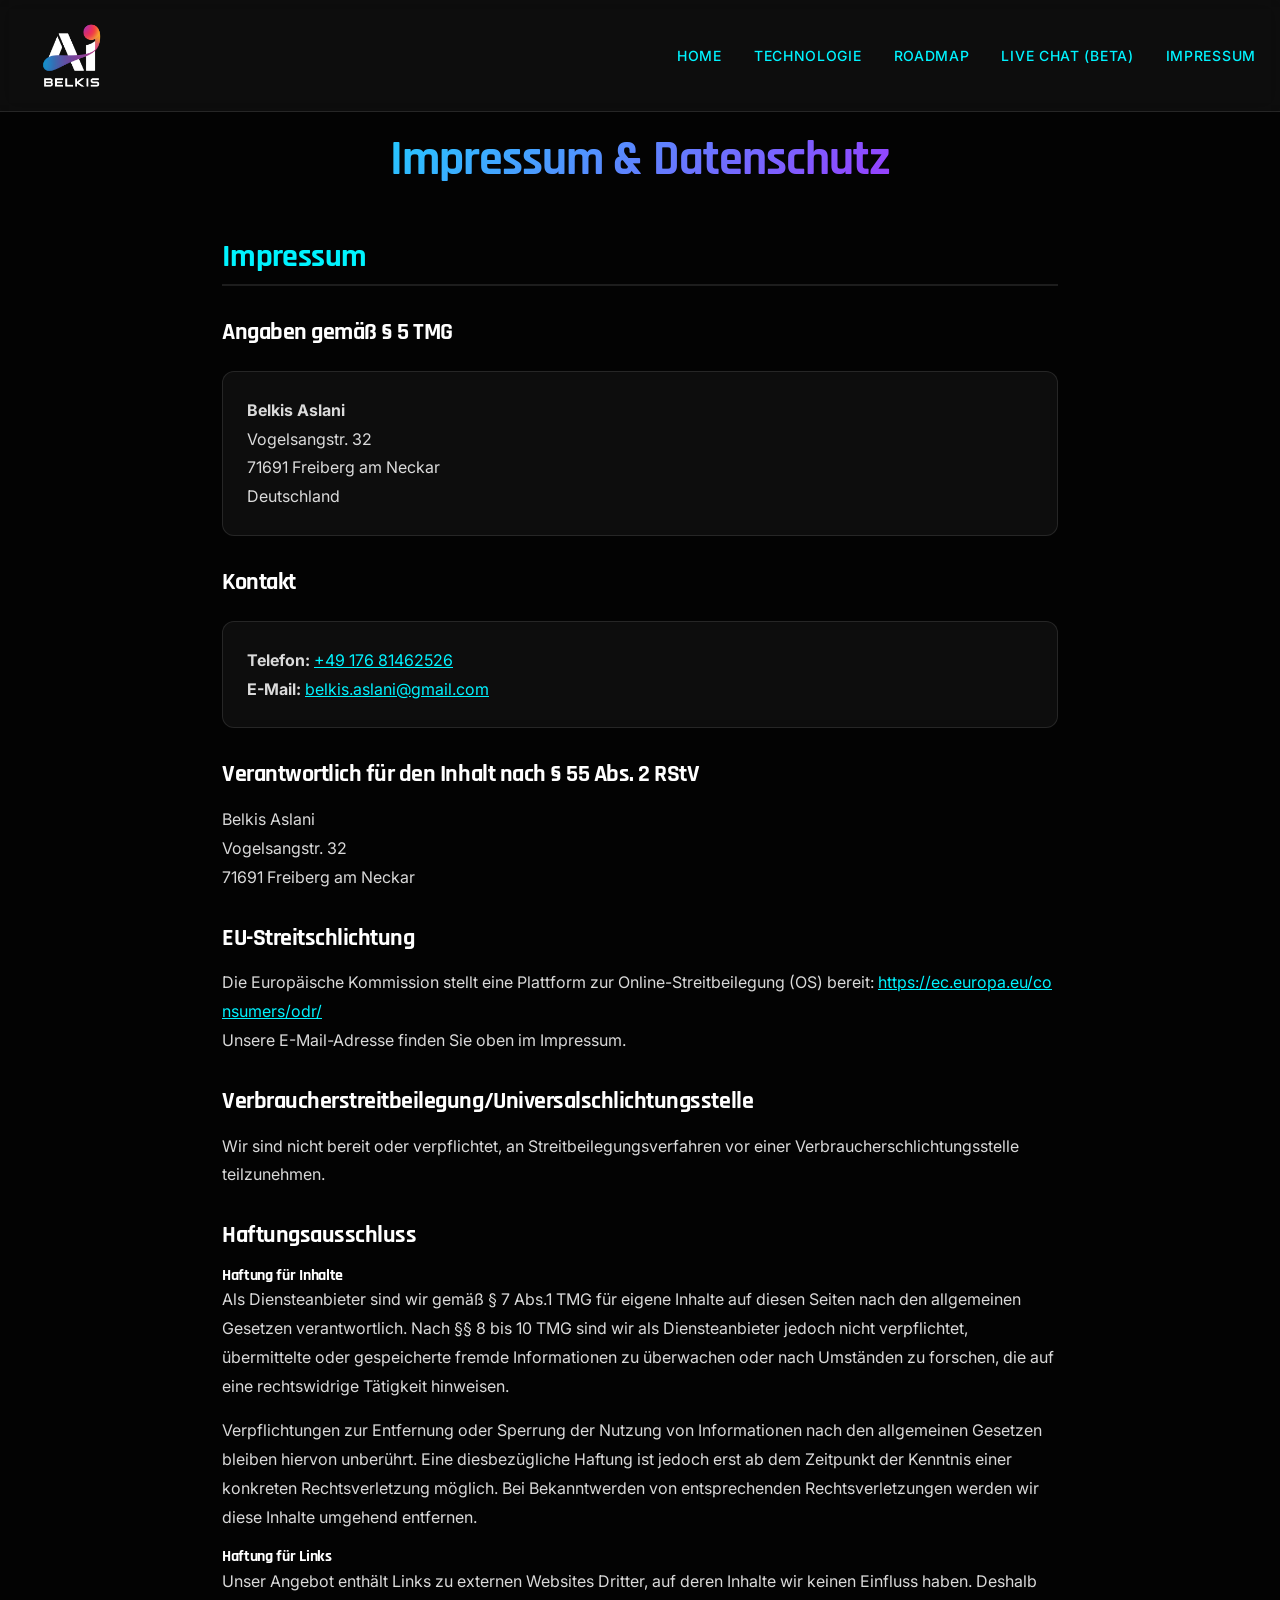
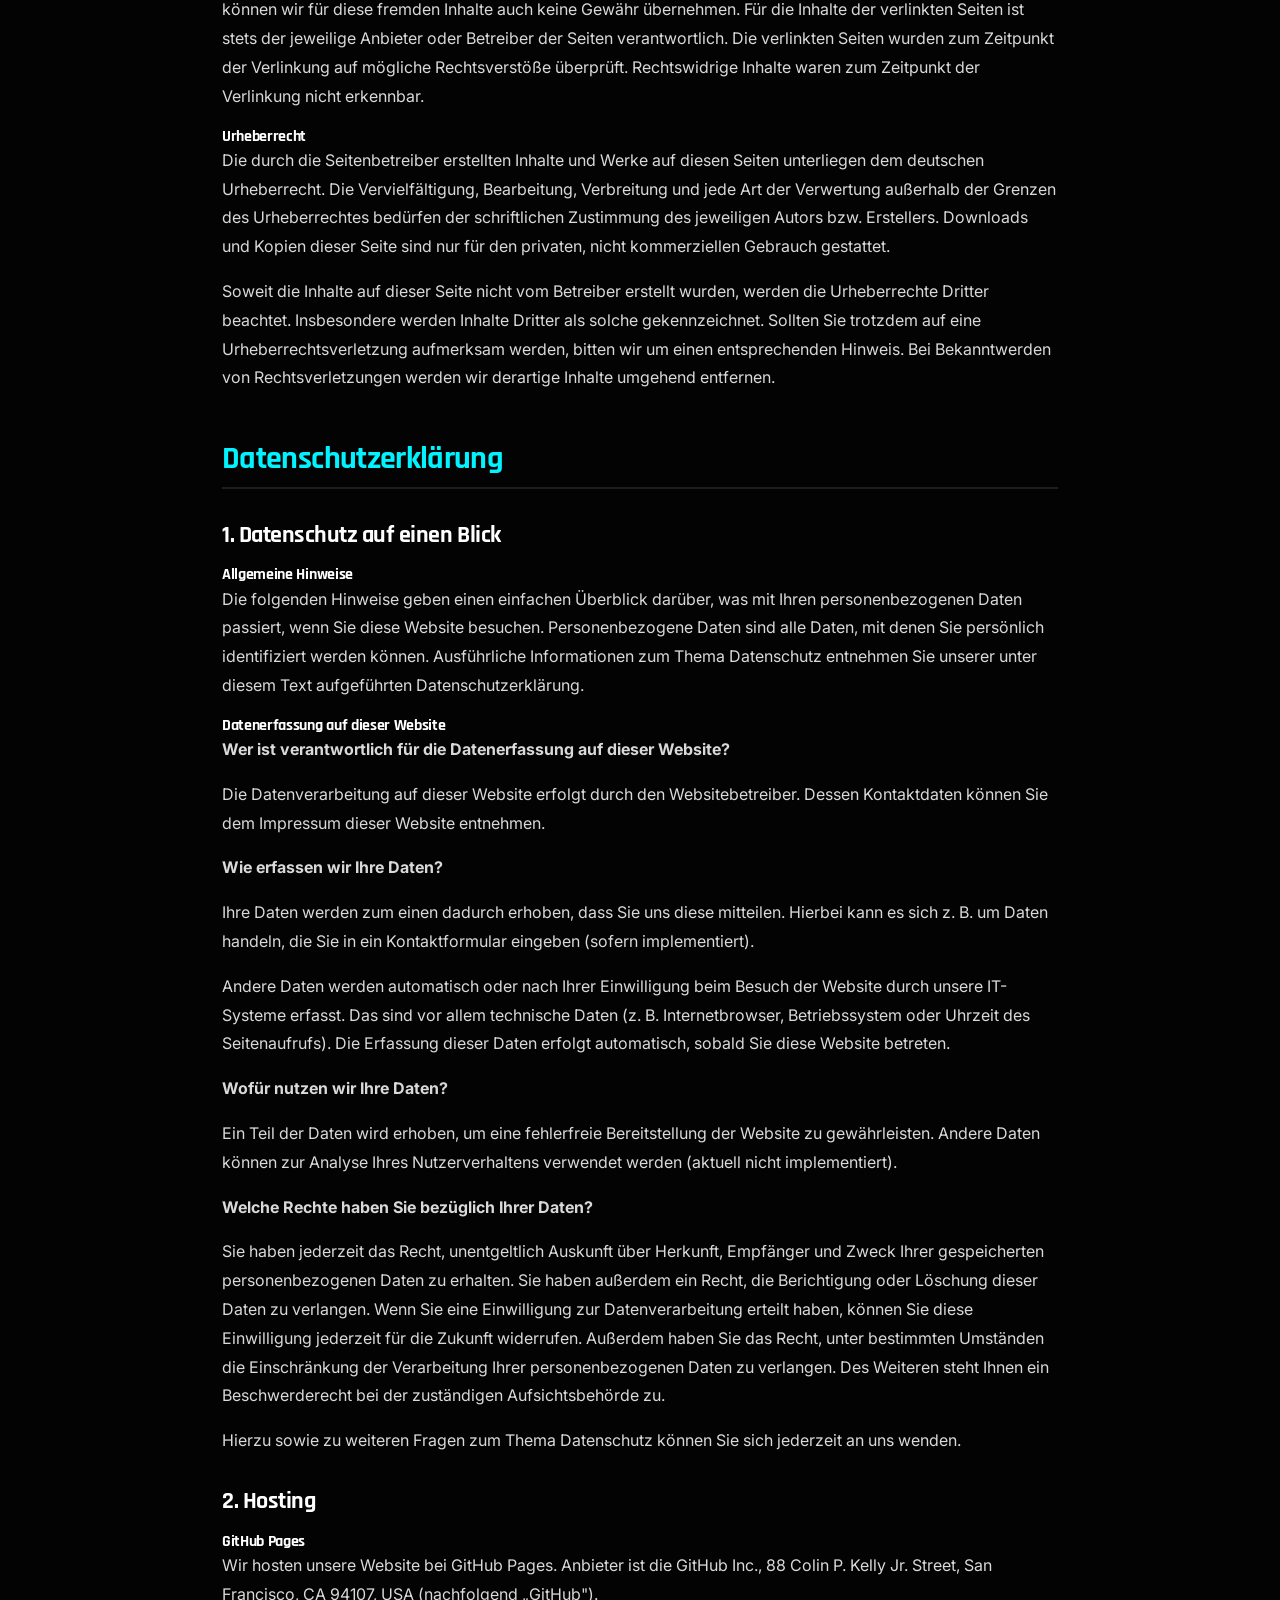
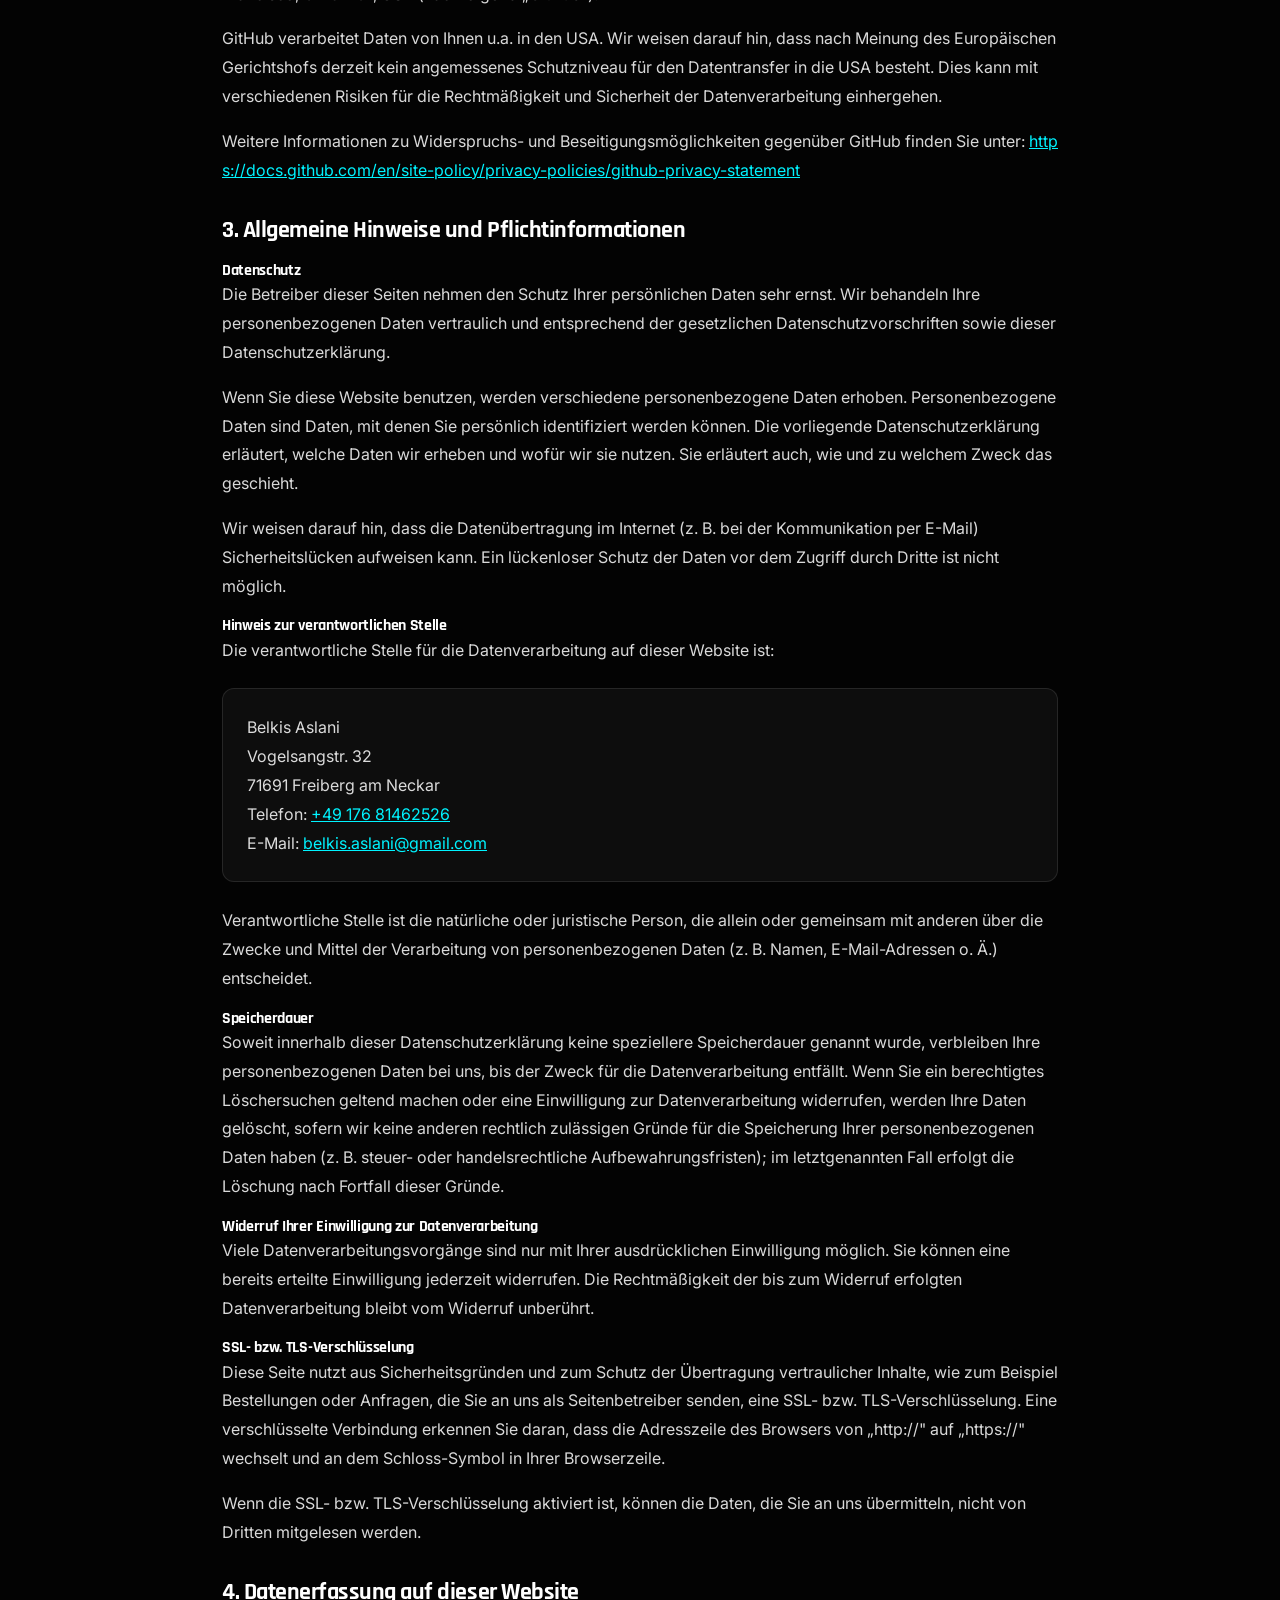
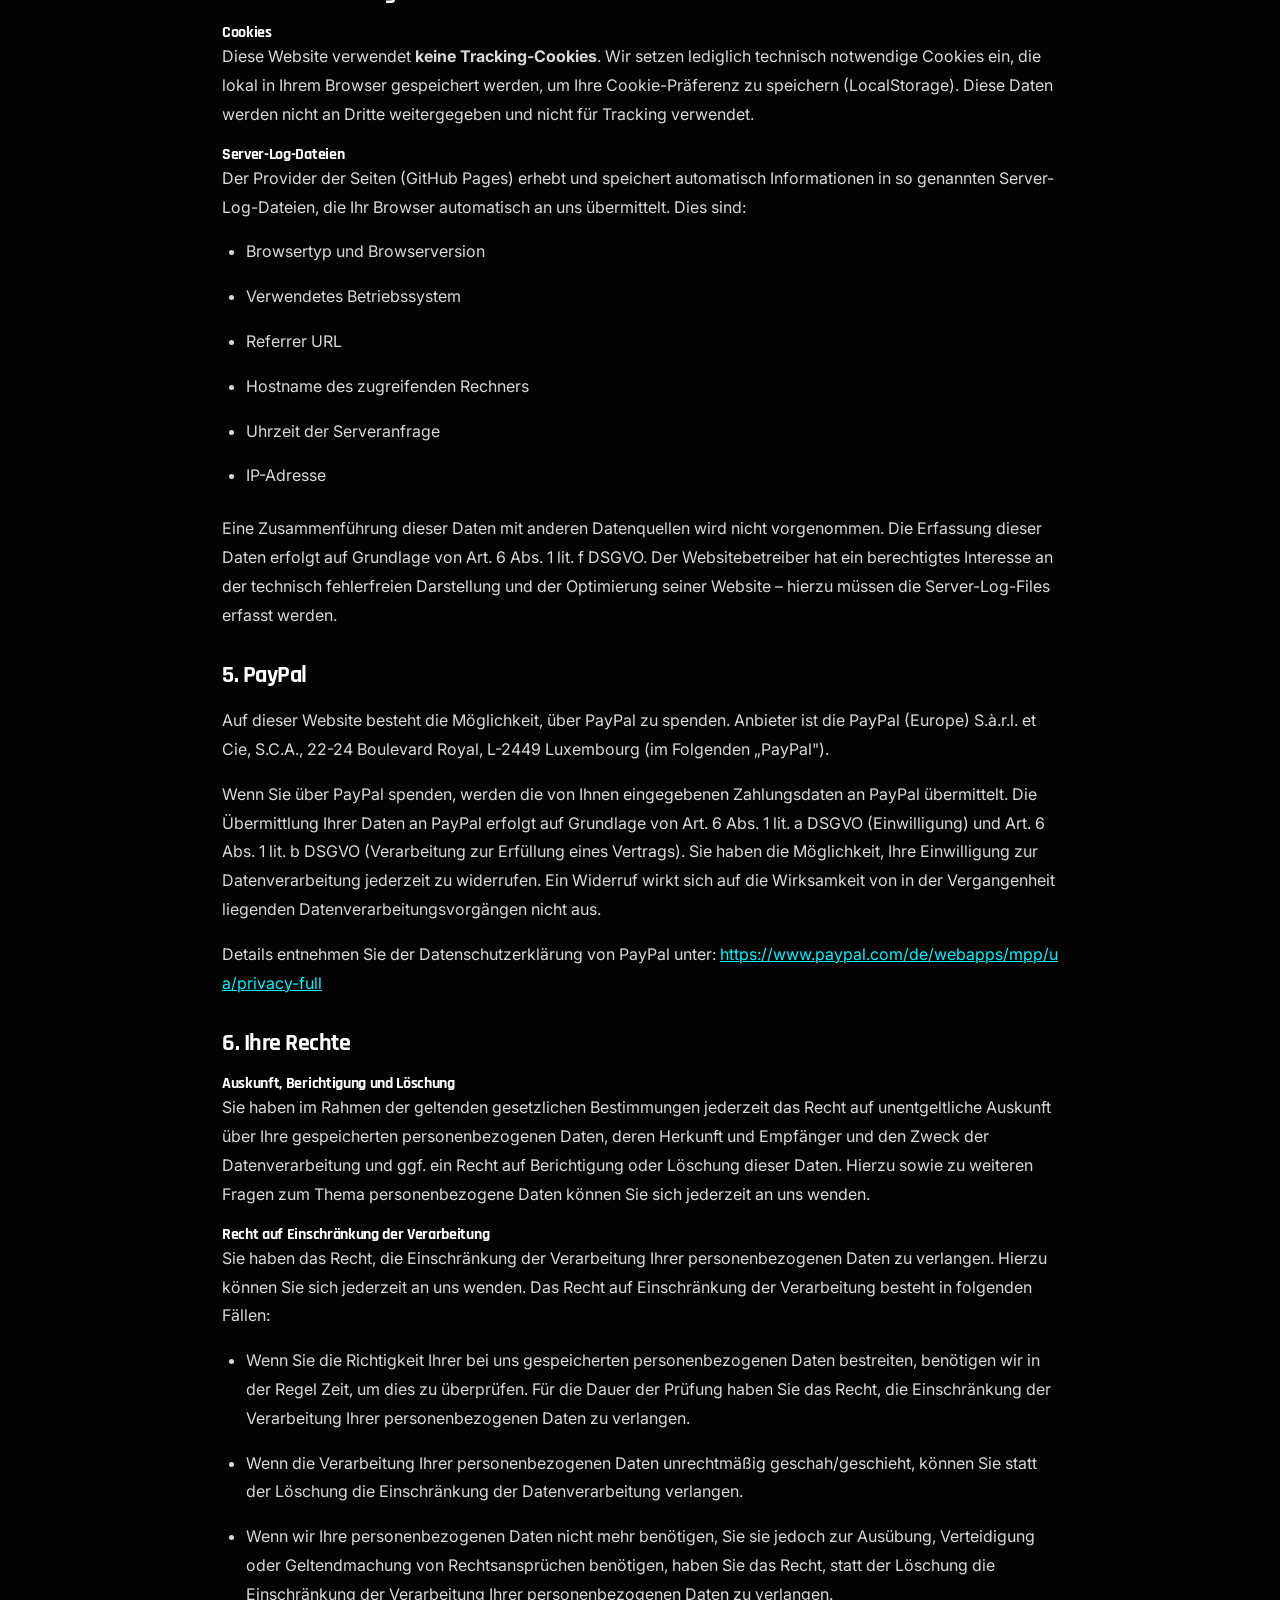
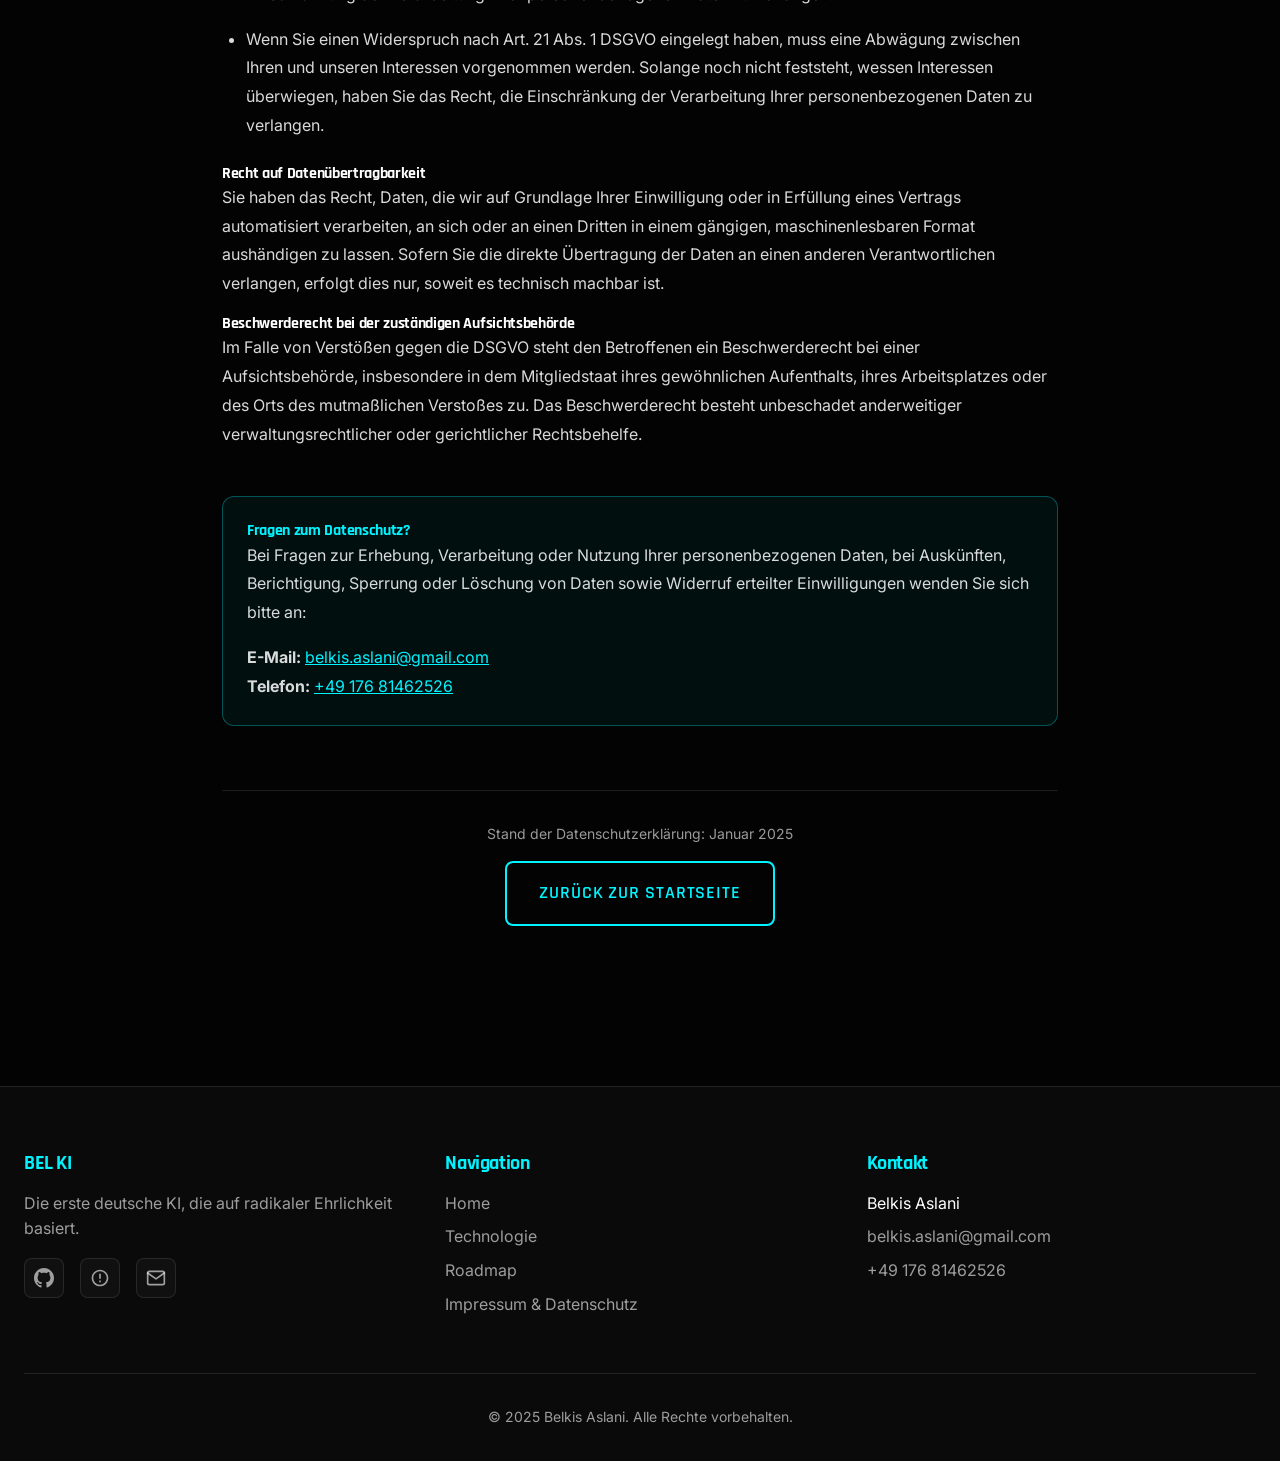
<file: legal.html>
<!DOCTYPE html>
<html lang="de">
<head>
  <meta charset="UTF-8">
  <meta name="viewport" content="width=device-width, initial-scale=1.0">
  <meta http-equiv="X-UA-Compatible" content="IE=edge">

  <!-- Primary Meta Tags -->
  <title>Impressum & Datenschutz - BEL KI</title>
  <meta name="title" content="Impressum & Datenschutz - BEL KI">
  <meta name="description" content="Rechtliche Informationen zu BEL KI: Impressum, Datenschutzerklärung, Haftungsausschluss und Urheberrechtshinweise.">
  <meta name="robots" content="index, follow">

  <!-- Preload Critical Resources -->
  <link rel="preconnect" href="https://fonts.googleapis.com">
  <link rel="preconnect" href="https://fonts.gstatic.com" crossorigin>

  <!-- Favicon -->
  <link rel="icon" type="image/png" href="./assets/img/logo.png">

  <!-- Stylesheets -->
  <link rel="stylesheet" href="./assets/css/variables.css">
  <link rel="stylesheet" href="./assets/css/main.css">

  <style>
    .legal-content {
      max-width: 900px;
      margin: 0 auto;
      padding: 2rem;
    }

    .legal-section {
      margin-bottom: 3rem;
    }

    .legal-section h2 {
      color: var(--color-cyan);
      margin-bottom: 1.5rem;
      font-size: 2rem;
      border-bottom: 2px solid var(--glass-border);
      padding-bottom: 0.5rem;
    }

    .legal-section h3 {
      color: var(--color-white);
      margin-top: 2rem;
      margin-bottom: 1rem;
      font-size: 1.5rem;
    }

    .legal-section p,
    .legal-section li {
      line-height: 1.8;
      color: rgba(255, 255, 255, 0.85);
      margin-bottom: 1rem;
    }

    .legal-section ul {
      margin-left: 1.5rem;
      margin-bottom: 1.5rem;
    }

    .legal-section a {
      color: var(--color-cyan);
      text-decoration: underline;
    }

    .contact-box {
      background: var(--glass-bg);
      border: 1px solid var(--glass-border);
      border-radius: var(--radius-lg);
      padding: 1.5rem;
      margin: 1.5rem 0;
    }

    /* Mobile Overflow Prevention */
    @media (max-width: 768px) {
      body {
        overflow-x: hidden;
      }

      .legal-content {
        padding: 1rem;
        overflow-x: hidden;
        max-width: 100%;
      }

      .legal-section {
        overflow-x: hidden;
      }

      .legal-section h3,
      .legal-section h4 {
        word-break: break-word;
        overflow-wrap: break-word;
        hyphens: auto;
      }

      .legal-section p,
      .legal-section li {
        word-break: break-word;
        overflow-wrap: break-word;
      }

      .legal-section a {
        word-break: break-all;
        overflow-wrap: break-word;
        display: inline-block;
        max-width: 100%;
      }
    }
  </style>
</head>
<body>
  <!-- Header -->
  <header class="header">
    <nav class="nav-container">
      <a href="index.html" class="logo"><img src="./assets/img/logo.png" alt="BEL KI Logo" /></a>
      <ul class="nav-links">
        <li><a href="index.html">Home</a></li>
        <li><a href="tech.html">Technologie</a></li>
        <li><a href="roadmap.html">Roadmap</a></li>
        <li><a href="live-chat.html" style="color: #00f3ff;">Live Chat (BETA)</a></li>
        <li><a href="legal.html">Impressum</a></li>
      </ul>
      <div class="burger-menu" aria-label="Menu Toggle">
        <div class="burger-line"></div>
        <div class="burger-line"></div>
        <div class="burger-line"></div>
      </div>
    </nav>
  </header>

  <!-- Main Content -->
  <main style="padding-top: 100px; min-height: 100vh;">
    <div class="legal-content">
      <h1 class="text-center gradient-text" style="font-size: 3rem; margin-bottom: 3rem;">
        Impressum & Datenschutz
      </h1>

      <!-- Impressum -->
      <section class="legal-section" id="impressum">
        <h2>Impressum</h2>

        <h3>Angaben gemäß § 5 TMG</h3>
        <div class="contact-box">
          <p style="margin: 0;">
            <strong>Belkis Aslani</strong><br>
            Vogelsangstr. 32<br>
            71691 Freiberg am Neckar<br>
            Deutschland
          </p>
        </div>

        <h3>Kontakt</h3>
        <div class="contact-box">
          <p style="margin: 0;">
            <strong>Telefon:</strong> <a href="tel:+4917681462526">+49 176 81462526</a><br>
            <strong>E-Mail:</strong> <a href="mailto:belkis.aslani@gmail.com" style="word-break: break-all; overflow-wrap: break-word;">belkis.aslani@gmail.com</a>
          </p>
        </div>

        <h3>Verantwortlich für den Inhalt nach § 55 Abs. 2 RStV</h3>
        <p>
          Belkis Aslani<br>
          Vogelsangstr. 32<br>
          71691 Freiberg am Neckar
        </p>

        <h3>EU-Streitschlichtung</h3>
        <p>
          Die Europäische Kommission stellt eine Plattform zur Online-Streitbeilegung (OS) bereit:
          <a href="https://ec.europa.eu/consumers/odr/" target="_blank" rel="noopener noreferrer" style="word-break: break-all; overflow-wrap: break-word;">https://ec.europa.eu/consumers/odr/</a><br>
          Unsere E-Mail-Adresse finden Sie oben im Impressum.
        </p>

        <h3 style="word-break: break-word; overflow-wrap: break-word; hyphens: auto;">Verbraucherstreitbeilegung/Universalschlichtungsstelle</h3>
        <p>
          Wir sind nicht bereit oder verpflichtet, an Streitbeilegungsverfahren vor einer Verbraucherschlichtungsstelle teilzunehmen.
        </p>

        <h3>Haftungsausschluss</h3>

        <h4>Haftung für Inhalte</h4>
        <p>
          Als Diensteanbieter sind wir gemäß § 7 Abs.1 TMG für eigene Inhalte auf diesen Seiten nach den allgemeinen Gesetzen verantwortlich.
          Nach §§ 8 bis 10 TMG sind wir als Diensteanbieter jedoch nicht verpflichtet, übermittelte oder gespeicherte fremde Informationen zu
          überwachen oder nach Umständen zu forschen, die auf eine rechtswidrige Tätigkeit hinweisen.
        </p>
        <p>
          Verpflichtungen zur Entfernung oder Sperrung der Nutzung von Informationen nach den allgemeinen Gesetzen bleiben hiervon unberührt.
          Eine diesbezügliche Haftung ist jedoch erst ab dem Zeitpunkt der Kenntnis einer konkreten Rechtsverletzung möglich. Bei Bekanntwerden
          von entsprechenden Rechtsverletzungen werden wir diese Inhalte umgehend entfernen.
        </p>

        <h4>Haftung für Links</h4>
        <p>
          Unser Angebot enthält Links zu externen Websites Dritter, auf deren Inhalte wir keinen Einfluss haben. Deshalb können wir für diese
          fremden Inhalte auch keine Gewähr übernehmen. Für die Inhalte der verlinkten Seiten ist stets der jeweilige Anbieter oder Betreiber
          der Seiten verantwortlich. Die verlinkten Seiten wurden zum Zeitpunkt der Verlinkung auf mögliche Rechtsverstöße überprüft.
          Rechtswidrige Inhalte waren zum Zeitpunkt der Verlinkung nicht erkennbar.
        </p>

        <h4>Urheberrecht</h4>
        <p>
          Die durch die Seitenbetreiber erstellten Inhalte und Werke auf diesen Seiten unterliegen dem deutschen Urheberrecht. Die Vervielfältigung,
          Bearbeitung, Verbreitung und jede Art der Verwertung außerhalb der Grenzen des Urheberrechtes bedürfen der schriftlichen Zustimmung des
          jeweiligen Autors bzw. Erstellers. Downloads und Kopien dieser Seite sind nur für den privaten, nicht kommerziellen Gebrauch gestattet.
        </p>
        <p>
          Soweit die Inhalte auf dieser Seite nicht vom Betreiber erstellt wurden, werden die Urheberrechte Dritter beachtet. Insbesondere werden
          Inhalte Dritter als solche gekennzeichnet. Sollten Sie trotzdem auf eine Urheberrechtsverletzung aufmerksam werden, bitten wir um einen
          entsprechenden Hinweis. Bei Bekanntwerden von Rechtsverletzungen werden wir derartige Inhalte umgehend entfernen.
        </p>
      </section>

      <!-- Datenschutzerklärung -->
      <section class="legal-section" id="datenschutz">
        <h2>Datenschutzerklärung</h2>

        <h3>1. Datenschutz auf einen Blick</h3>

        <h4>Allgemeine Hinweise</h4>
        <p>
          Die folgenden Hinweise geben einen einfachen Überblick darüber, was mit Ihren personenbezogenen Daten passiert, wenn Sie diese Website besuchen.
          Personenbezogene Daten sind alle Daten, mit denen Sie persönlich identifiziert werden können. Ausführliche Informationen zum Thema Datenschutz
          entnehmen Sie unserer unter diesem Text aufgeführten Datenschutzerklärung.
        </p>

        <h4>Datenerfassung auf dieser Website</h4>
        <p><strong>Wer ist verantwortlich für die Datenerfassung auf dieser Website?</strong></p>
        <p>
          Die Datenverarbeitung auf dieser Website erfolgt durch den Websitebetreiber. Dessen Kontaktdaten können Sie dem Impressum dieser Website entnehmen.
        </p>

        <p><strong>Wie erfassen wir Ihre Daten?</strong></p>
        <p>
          Ihre Daten werden zum einen dadurch erhoben, dass Sie uns diese mitteilen. Hierbei kann es sich z. B. um Daten handeln, die Sie in ein
          Kontaktformular eingeben (sofern implementiert).
        </p>
        <p>
          Andere Daten werden automatisch oder nach Ihrer Einwilligung beim Besuch der Website durch unsere IT-Systeme erfasst. Das sind vor allem
          technische Daten (z. B. Internetbrowser, Betriebssystem oder Uhrzeit des Seitenaufrufs). Die Erfassung dieser Daten erfolgt automatisch,
          sobald Sie diese Website betreten.
        </p>

        <p><strong>Wofür nutzen wir Ihre Daten?</strong></p>
        <p>
          Ein Teil der Daten wird erhoben, um eine fehlerfreie Bereitstellung der Website zu gewährleisten. Andere Daten können zur Analyse Ihres
          Nutzerverhaltens verwendet werden (aktuell nicht implementiert).
        </p>

        <p><strong>Welche Rechte haben Sie bezüglich Ihrer Daten?</strong></p>
        <p>
          Sie haben jederzeit das Recht, unentgeltlich Auskunft über Herkunft, Empfänger und Zweck Ihrer gespeicherten personenbezogenen Daten zu erhalten.
          Sie haben außerdem ein Recht, die Berichtigung oder Löschung dieser Daten zu verlangen. Wenn Sie eine Einwilligung zur Datenverarbeitung erteilt
          haben, können Sie diese Einwilligung jederzeit für die Zukunft widerrufen. Außerdem haben Sie das Recht, unter bestimmten Umständen die
          Einschränkung der Verarbeitung Ihrer personenbezogenen Daten zu verlangen. Des Weiteren steht Ihnen ein Beschwerderecht bei der zuständigen
          Aufsichtsbehörde zu.
        </p>
        <p>
          Hierzu sowie zu weiteren Fragen zum Thema Datenschutz können Sie sich jederzeit an uns wenden.
        </p>

        <h3>2. Hosting</h3>

        <h4>GitHub Pages</h4>
        <p>
          Wir hosten unsere Website bei GitHub Pages. Anbieter ist die GitHub Inc., 88 Colin P. Kelly Jr. Street, San Francisco, CA 94107, USA (nachfolgend „GitHub").
        </p>
        <p>
          GitHub verarbeitet Daten von Ihnen u.a. in den USA. Wir weisen darauf hin, dass nach Meinung des Europäischen Gerichtshofs derzeit kein angemessenes
          Schutzniveau für den Datentransfer in die USA besteht. Dies kann mit verschiedenen Risiken für die Rechtmäßigkeit und Sicherheit der Datenverarbeitung einhergehen.
        </p>
        <p>
          Weitere Informationen zu Widerspruchs- und Beseitigungsmöglichkeiten gegenüber GitHub finden Sie unter:
          <a href="https://docs.github.com/en/site-policy/privacy-policies/github-privacy-statement" target="_blank" rel="noopener noreferrer" style="word-break: break-all; overflow-wrap: break-word;">
            https://docs.github.com/en/site-policy/privacy-policies/github-privacy-statement
          </a>
        </p>

        <h3>3. Allgemeine Hinweise und Pflichtinformationen</h3>

        <h4>Datenschutz</h4>
        <p>
          Die Betreiber dieser Seiten nehmen den Schutz Ihrer persönlichen Daten sehr ernst. Wir behandeln Ihre personenbezogenen Daten vertraulich und
          entsprechend der gesetzlichen Datenschutzvorschriften sowie dieser Datenschutzerklärung.
        </p>
        <p>
          Wenn Sie diese Website benutzen, werden verschiedene personenbezogene Daten erhoben. Personenbezogene Daten sind Daten, mit denen Sie persönlich
          identifiziert werden können. Die vorliegende Datenschutzerklärung erläutert, welche Daten wir erheben und wofür wir sie nutzen. Sie erläutert auch,
          wie und zu welchem Zweck das geschieht.
        </p>
        <p>
          Wir weisen darauf hin, dass die Datenübertragung im Internet (z. B. bei der Kommunikation per E-Mail) Sicherheitslücken aufweisen kann. Ein
          lückenloser Schutz der Daten vor dem Zugriff durch Dritte ist nicht möglich.
        </p>

        <h4>Hinweis zur verantwortlichen Stelle</h4>
        <p>Die verantwortliche Stelle für die Datenverarbeitung auf dieser Website ist:</p>
        <div class="contact-box">
          <p style="margin: 0;">
            Belkis Aslani<br>
            Vogelsangstr. 32<br>
            71691 Freiberg am Neckar<br>
            Telefon: <a href="tel:+4917681462526">+49 176 81462526</a><br>
            E-Mail: <a href="mailto:belkis.aslani@gmail.com" style="word-break: break-all; overflow-wrap: break-word;">belkis.aslani@gmail.com</a>
          </p>
        </div>
        <p>
          Verantwortliche Stelle ist die natürliche oder juristische Person, die allein oder gemeinsam mit anderen über die Zwecke und Mittel der Verarbeitung
          von personenbezogenen Daten (z. B. Namen, E-Mail-Adressen o. Ä.) entscheidet.
        </p>

        <h4>Speicherdauer</h4>
        <p>
          Soweit innerhalb dieser Datenschutzerklärung keine speziellere Speicherdauer genannt wurde, verbleiben Ihre personenbezogenen Daten bei uns, bis der
          Zweck für die Datenverarbeitung entfällt. Wenn Sie ein berechtigtes Löschersuchen geltend machen oder eine Einwilligung zur Datenverarbeitung widerrufen,
          werden Ihre Daten gelöscht, sofern wir keine anderen rechtlich zulässigen Gründe für die Speicherung Ihrer personenbezogenen Daten haben
          (z. B. steuer- oder handelsrechtliche Aufbewahrungsfristen); im letztgenannten Fall erfolgt die Löschung nach Fortfall dieser Gründe.
        </p>

        <h4>Widerruf Ihrer Einwilligung zur Datenverarbeitung</h4>
        <p>
          Viele Datenverarbeitungsvorgänge sind nur mit Ihrer ausdrücklichen Einwilligung möglich. Sie können eine bereits erteilte Einwilligung jederzeit
          widerrufen. Die Rechtmäßigkeit der bis zum Widerruf erfolgten Datenverarbeitung bleibt vom Widerruf unberührt.
        </p>

        <h4>SSL- bzw. TLS-Verschlüsselung</h4>
        <p>
          Diese Seite nutzt aus Sicherheitsgründen und zum Schutz der Übertragung vertraulicher Inhalte, wie zum Beispiel Bestellungen oder Anfragen, die Sie
          an uns als Seitenbetreiber senden, eine SSL- bzw. TLS-Verschlüsselung. Eine verschlüsselte Verbindung erkennen Sie daran, dass die Adresszeile des
          Browsers von „http://" auf „https://" wechselt und an dem Schloss-Symbol in Ihrer Browserzeile.
        </p>
        <p>
          Wenn die SSL- bzw. TLS-Verschlüsselung aktiviert ist, können die Daten, die Sie an uns übermitteln, nicht von Dritten mitgelesen werden.
        </p>

        <h3>4. Datenerfassung auf dieser Website</h3>

        <h4>Cookies</h4>
        <p>
          Diese Website verwendet <strong>keine Tracking-Cookies</strong>. Wir setzen lediglich technisch notwendige Cookies ein, die lokal in Ihrem Browser
          gespeichert werden, um Ihre Cookie-Präferenz zu speichern (LocalStorage). Diese Daten werden nicht an Dritte weitergegeben und nicht für Tracking verwendet.
        </p>

        <h4>Server-Log-Dateien</h4>
        <p>
          Der Provider der Seiten (GitHub Pages) erhebt und speichert automatisch Informationen in so genannten Server-Log-Dateien, die Ihr Browser automatisch
          an uns übermittelt. Dies sind:
        </p>
        <ul>
          <li>Browsertyp und Browserversion</li>
          <li>Verwendetes Betriebssystem</li>
          <li>Referrer URL</li>
          <li>Hostname des zugreifenden Rechners</li>
          <li>Uhrzeit der Serveranfrage</li>
          <li>IP-Adresse</li>
        </ul>
        <p>
          Eine Zusammenführung dieser Daten mit anderen Datenquellen wird nicht vorgenommen. Die Erfassung dieser Daten erfolgt auf Grundlage von Art. 6 Abs. 1
          lit. f DSGVO. Der Websitebetreiber hat ein berechtigtes Interesse an der technisch fehlerfreien Darstellung und der Optimierung seiner Website – hierzu
          müssen die Server-Log-Files erfasst werden.
        </p>

        <h3>5. PayPal</h3>
        <p>
          Auf dieser Website besteht die Möglichkeit, über PayPal zu spenden. Anbieter ist die PayPal (Europe) S.à.r.l. et Cie, S.C.A., 22-24 Boulevard Royal,
          L-2449 Luxembourg (im Folgenden „PayPal").
        </p>
        <p>
          Wenn Sie über PayPal spenden, werden die von Ihnen eingegebenen Zahlungsdaten an PayPal übermittelt. Die Übermittlung Ihrer Daten an PayPal erfolgt
          auf Grundlage von Art. 6 Abs. 1 lit. a DSGVO (Einwilligung) und Art. 6 Abs. 1 lit. b DSGVO (Verarbeitung zur Erfüllung eines Vertrags).
          Sie haben die Möglichkeit, Ihre Einwilligung zur Datenverarbeitung jederzeit zu widerrufen. Ein Widerruf wirkt sich auf die Wirksamkeit von in der
          Vergangenheit liegenden Datenverarbeitungsvorgängen nicht aus.
        </p>
        <p>
          Details entnehmen Sie der Datenschutzerklärung von PayPal unter:
          <a href="https://www.paypal.com/de/webapps/mpp/ua/privacy-full" target="_blank" rel="noopener noreferrer" style="word-break: break-all; overflow-wrap: break-word;">
            https://www.paypal.com/de/webapps/mpp/ua/privacy-full
          </a>
        </p>

        <h3>6. Ihre Rechte</h3>

        <h4>Auskunft, Berichtigung und Löschung</h4>
        <p>
          Sie haben im Rahmen der geltenden gesetzlichen Bestimmungen jederzeit das Recht auf unentgeltliche Auskunft über Ihre gespeicherten personenbezogenen
          Daten, deren Herkunft und Empfänger und den Zweck der Datenverarbeitung und ggf. ein Recht auf Berichtigung oder Löschung dieser Daten. Hierzu sowie
          zu weiteren Fragen zum Thema personenbezogene Daten können Sie sich jederzeit an uns wenden.
        </p>

        <h4>Recht auf Einschränkung der Verarbeitung</h4>
        <p>
          Sie haben das Recht, die Einschränkung der Verarbeitung Ihrer personenbezogenen Daten zu verlangen. Hierzu können Sie sich jederzeit an uns wenden.
          Das Recht auf Einschränkung der Verarbeitung besteht in folgenden Fällen:
        </p>
        <ul>
          <li>Wenn Sie die Richtigkeit Ihrer bei uns gespeicherten personenbezogenen Daten bestreiten, benötigen wir in der Regel Zeit, um dies zu überprüfen.
              Für die Dauer der Prüfung haben Sie das Recht, die Einschränkung der Verarbeitung Ihrer personenbezogenen Daten zu verlangen.</li>
          <li>Wenn die Verarbeitung Ihrer personenbezogenen Daten unrechtmäßig geschah/geschieht, können Sie statt der Löschung die Einschränkung der
              Datenverarbeitung verlangen.</li>
          <li>Wenn wir Ihre personenbezogenen Daten nicht mehr benötigen, Sie sie jedoch zur Ausübung, Verteidigung oder Geltendmachung von Rechtsansprüchen
              benötigen, haben Sie das Recht, statt der Löschung die Einschränkung der Verarbeitung Ihrer personenbezogenen Daten zu verlangen.</li>
          <li>Wenn Sie einen Widerspruch nach Art. 21 Abs. 1 DSGVO eingelegt haben, muss eine Abwägung zwischen Ihren und unseren Interessen vorgenommen werden.
              Solange noch nicht feststeht, wessen Interessen überwiegen, haben Sie das Recht, die Einschränkung der Verarbeitung Ihrer personenbezogenen Daten
              zu verlangen.</li>
        </ul>

        <h4>Recht auf Datenübertragbarkeit</h4>
        <p>
          Sie haben das Recht, Daten, die wir auf Grundlage Ihrer Einwilligung oder in Erfüllung eines Vertrags automatisiert verarbeiten, an sich oder an einen
          Dritten in einem gängigen, maschinenlesbaren Format aushändigen zu lassen. Sofern Sie die direkte Übertragung der Daten an einen anderen Verantwortlichen
          verlangen, erfolgt dies nur, soweit es technisch machbar ist.
        </p>

        <h4>Beschwerderecht bei der zuständigen Aufsichtsbehörde</h4>
        <p>
          Im Falle von Verstößen gegen die DSGVO steht den Betroffenen ein Beschwerderecht bei einer Aufsichtsbehörde, insbesondere in dem Mitgliedstaat ihres
          gewöhnlichen Aufenthalts, ihres Arbeitsplatzes oder des Orts des mutmaßlichen Verstoßes zu. Das Beschwerderecht besteht unbeschadet anderweitiger
          verwaltungsrechtlicher oder gerichtlicher Rechtsbehelfe.
        </p>

        <div class="contact-box" style="margin-top: 3rem; background: rgba(0, 243, 255, 0.05); border-color: rgba(0, 243, 255, 0.3);">
          <h4 style="color: #00f3ff; margin-top: 0;">Fragen zum Datenschutz?</h4>
          <p style="margin-bottom: 0;">
            Bei Fragen zur Erhebung, Verarbeitung oder Nutzung Ihrer personenbezogenen Daten, bei Auskünften, Berichtigung, Sperrung oder Löschung von Daten
            sowie Widerruf erteilter Einwilligungen wenden Sie sich bitte an:
          </p>
          <p style="margin-top: 1rem; margin-bottom: 0;">
            <strong>E-Mail:</strong> <a href="mailto:belkis.aslani@gmail.com" style="word-break: break-all; overflow-wrap: break-word;">belkis.aslani@gmail.com</a><br>
            <strong>Telefon:</strong> <a href="tel:+4917681462526">+49 176 81462526</a>
          </p>
        </div>
      </section>

      <div class="text-center" style="margin-top: 4rem; padding: 2rem; border-top: 1px solid var(--glass-border);">
        <p style="color: rgba(255,255,255,0.6); font-size: 0.875rem;">
          Stand der Datenschutzerklärung: Januar 2025
        </p>
        <p style="margin-top: 1rem;">
          <a href="index.html" class="btn btn-secondary">Zurück zur Startseite</a>
        </p>
      </div>
    </div>
  </main>

  <!-- Footer -->
  <footer class="footer">
    <div class="footer-container">
      <div class="footer-section">
        <h3>BEL KI</h3>
        <p style="color: rgba(255,255,255,0.6); margin-top: 1rem;">
          Die erste deutsche KI, die auf radikaler Ehrlichkeit basiert.
        </p>
        <div class="social-links">
          <a href="https://github.com/BEKO2210" target="_blank" rel="noopener noreferrer" class="social-icon" aria-label="GitHub">
            <svg xmlns="http://www.w3.org/2000/svg" width="20" height="20" viewBox="0 0 24 24" fill="currentColor"><path d="M12 0c-6.626 0-12 5.373-12 12 0 5.302 3.438 9.8 8.207 11.387.599.111.793-.261.793-.577v-2.234c-3.338.726-4.033-1.416-4.033-1.416-.546-1.387-1.333-1.756-1.333-1.756-1.089-.745.083-.729.083-.729 1.205.084 1.839 1.237 1.839 1.237 1.07 1.834 2.807 1.304 3.492.997.107-.775.418-1.305.762-1.604-2.665-.305-5.467-1.334-5.467-5.931 0-1.311.469-2.381 1.236-3.221-.124-.303-.535-1.524.117-3.176 0 0 1.008-.322 3.301 1.23.957-.266 1.983-.399 3.003-.404 1.02.005 2.047.138 3.006.404 2.291-1.552 3.297-1.23 3.297-1.23.653 1.653.242 2.874.118 3.176.77.84 1.235 1.911 1.235 3.221 0 4.609-2.807 5.624-5.479 5.921.43.372.823 1.102.823 2.222v3.293c0 .319.192.694.801.576 4.765-1.589 8.199-6.086 8.199-11.386 0-6.627-5.373-12-12-12z"/></svg>
          </a>
          <a href="https://huggingface.co/Beko2210" target="_blank" rel="noopener noreferrer" class="social-icon" aria-label="HuggingFace">
            <svg xmlns="http://www.w3.org/2000/svg" width="20" height="20" viewBox="0 0 24 24" fill="currentColor"><path d="M12 2C6.48 2 2 6.48 2 12s4.48 10 10 10 10-4.48 10-10S17.52 2 12 2zm0 18c-4.41 0-8-3.59-8-8s3.59-8 8-8 8 3.59 8 8-3.59 8-8 8zm-1-13h2v6h-2zm0 8h2v2h-2z"/></svg>
          </a>
          <a href="mailto:belkis.aslani@gmail.com" class="social-icon" aria-label="Email">
            <svg xmlns="http://www.w3.org/2000/svg" width="20" height="20" viewBox="0 0 24 24" fill="none" stroke="currentColor" stroke-width="2" stroke-linecap="round" stroke-linejoin="round"><path d="M4 4h16c1.1 0 2 .9 2 2v12c0 1.1-.9 2-2 2H4c-1.1 0-2-.9-2-2V6c0-1.1.9-2 2-2z"></path><polyline points="22,6 12,13 2,6"></polyline></svg>
          </a>
        </div>
      </div>

      <div class="footer-section">
        <h3>Navigation</h3>
        <ul>
          <li><a href="index.html">Home</a></li>
          <li><a href="tech.html">Technologie</a></li>
          <li><a href="roadmap.html">Roadmap</a></li>
          <li><a href="legal.html">Impressum & Datenschutz</a></li>
        </ul>
      </div>

      <div class="footer-section">
        <h3>Kontakt</h3>
        <ul style="list-style: none;">
          <li style="margin-bottom: 0.5rem;">Belkis Aslani</li>
          <li style="margin-bottom: 0.5rem;">
            <a href="mailto:belkis.aslani@gmail.com" style="word-break: break-all; overflow-wrap: break-word;">belkis.aslani@gmail.com</a>
          </li>
          <li>
            <a href="tel:+4917681462526">+49 176 81462526</a>
          </li>
        </ul>
      </div>
    </div>

    <div class="footer-bottom">
      <p>&copy; 2025 Belkis Aslani. Alle Rechte vorbehalten.</p>
    </div>
  </footer>

  <!-- Scripts -->
  <script src="./assets/js/main.js" defer></script>
</body>
</html>
</file>
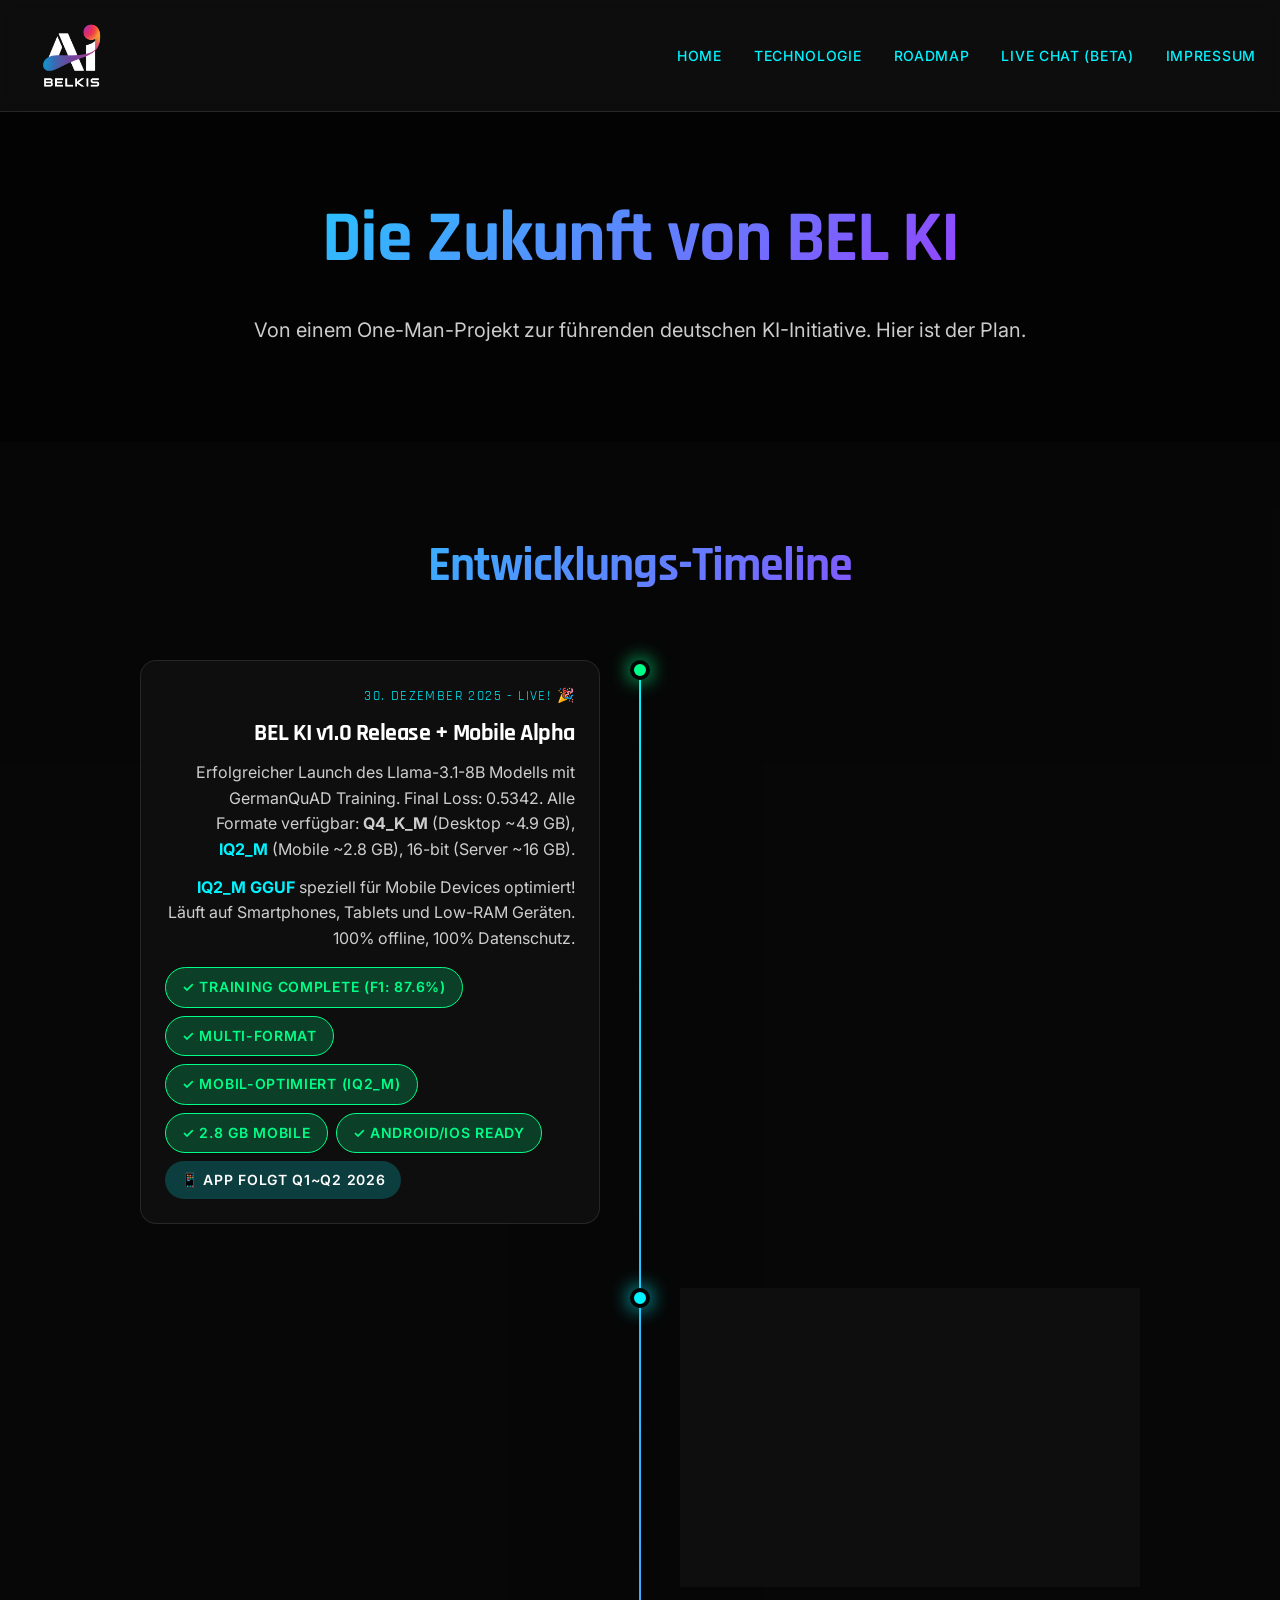
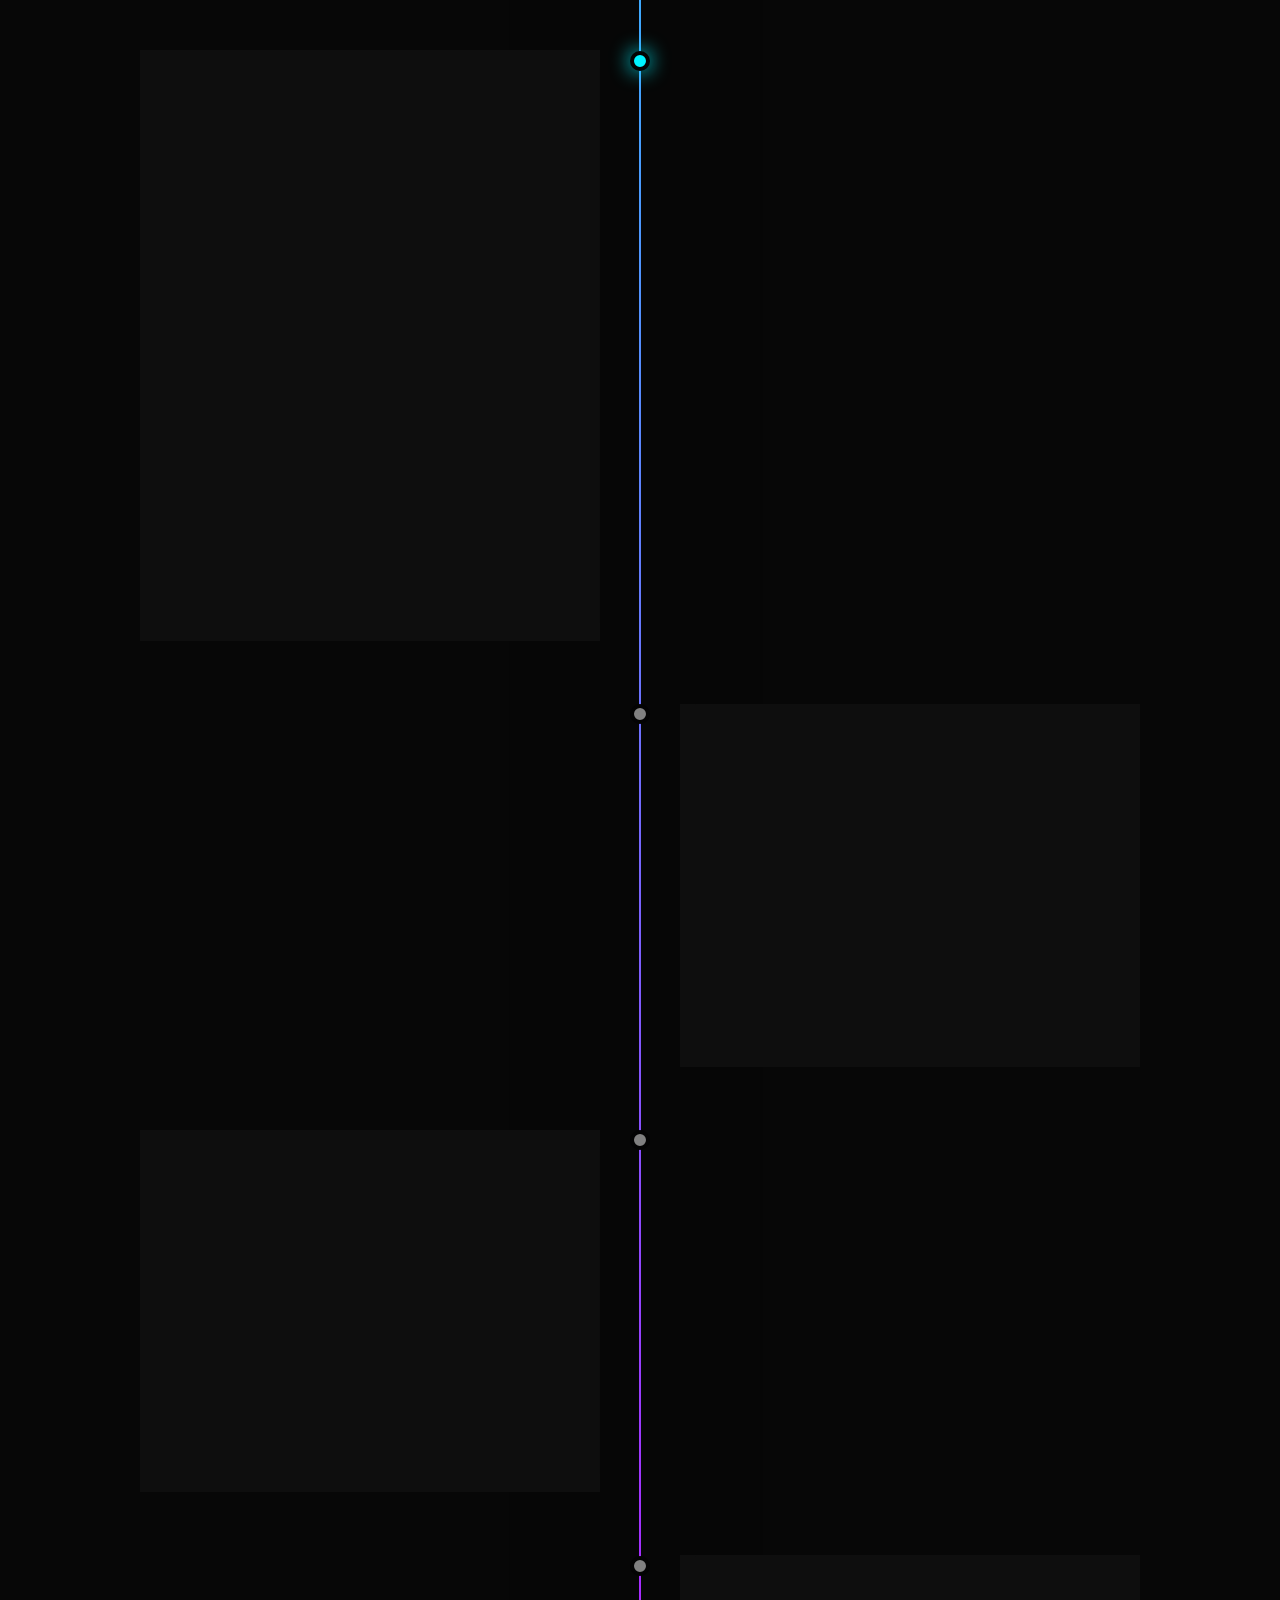
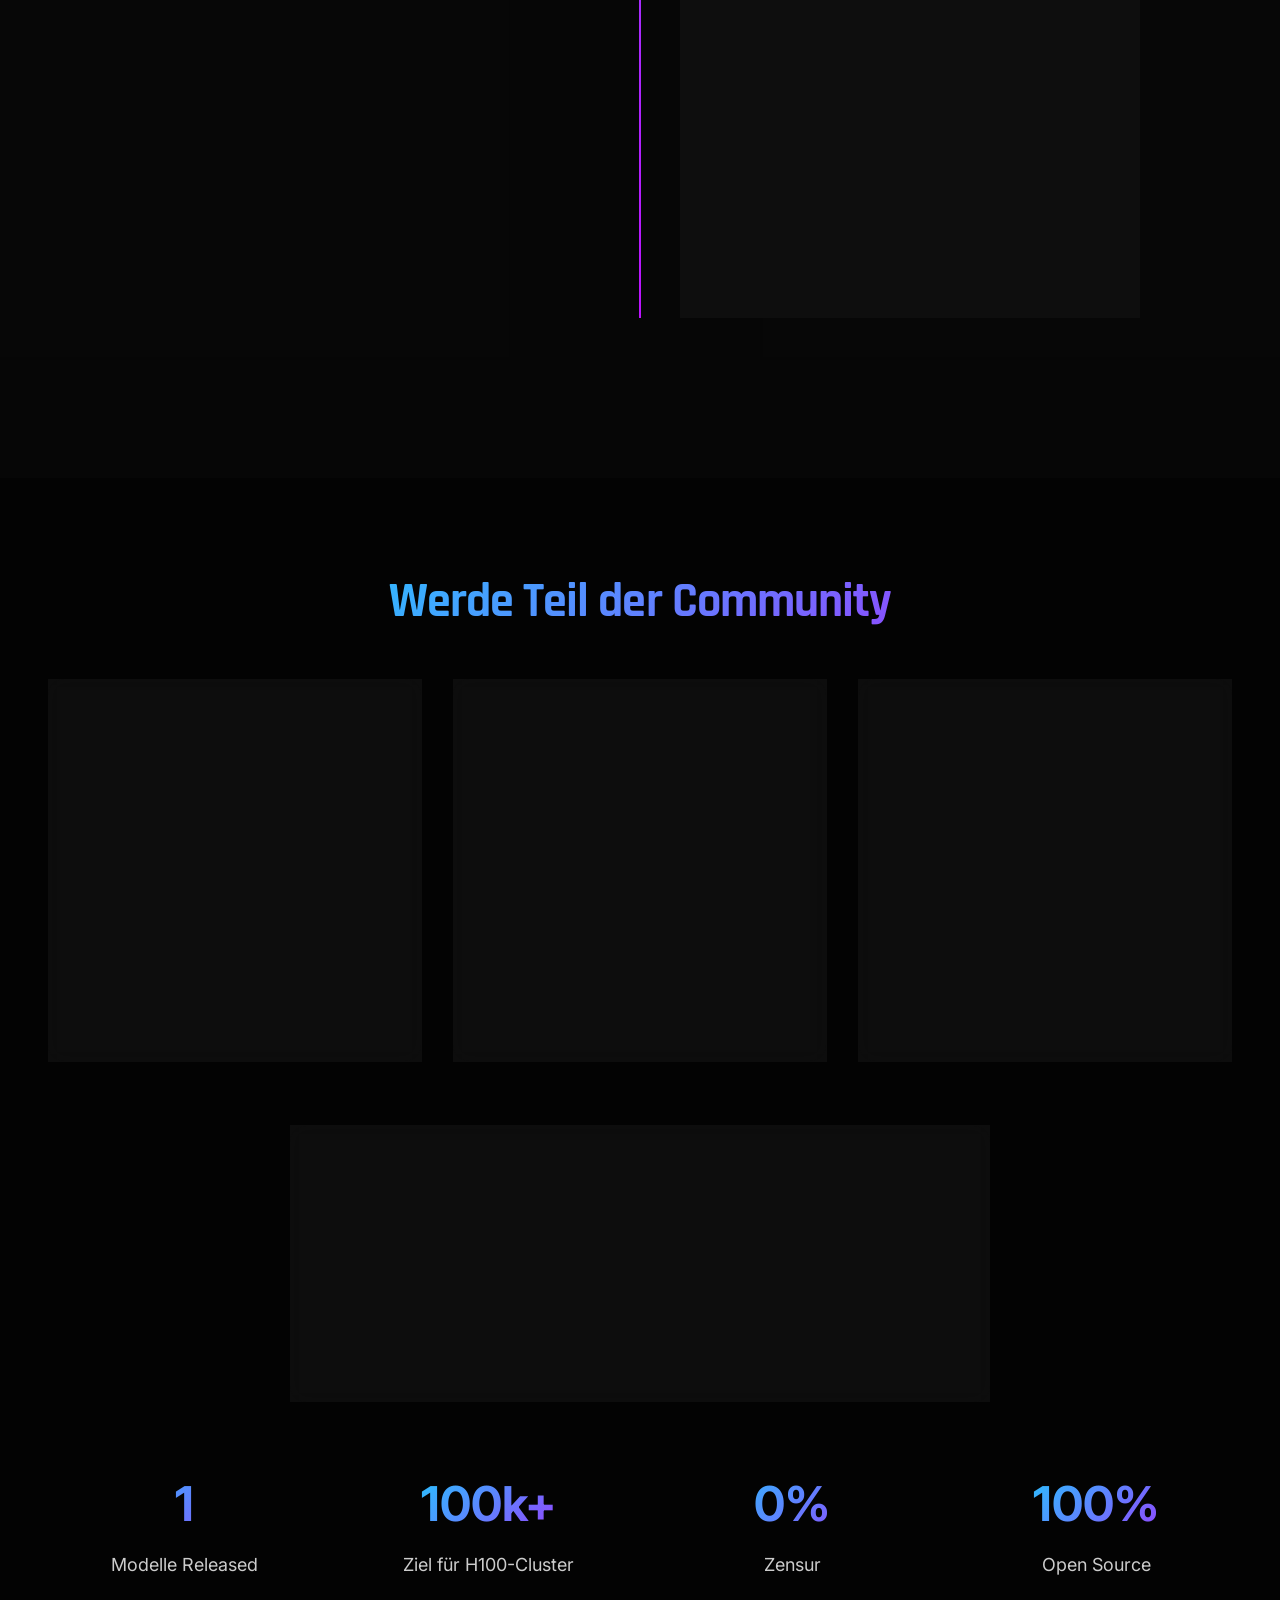
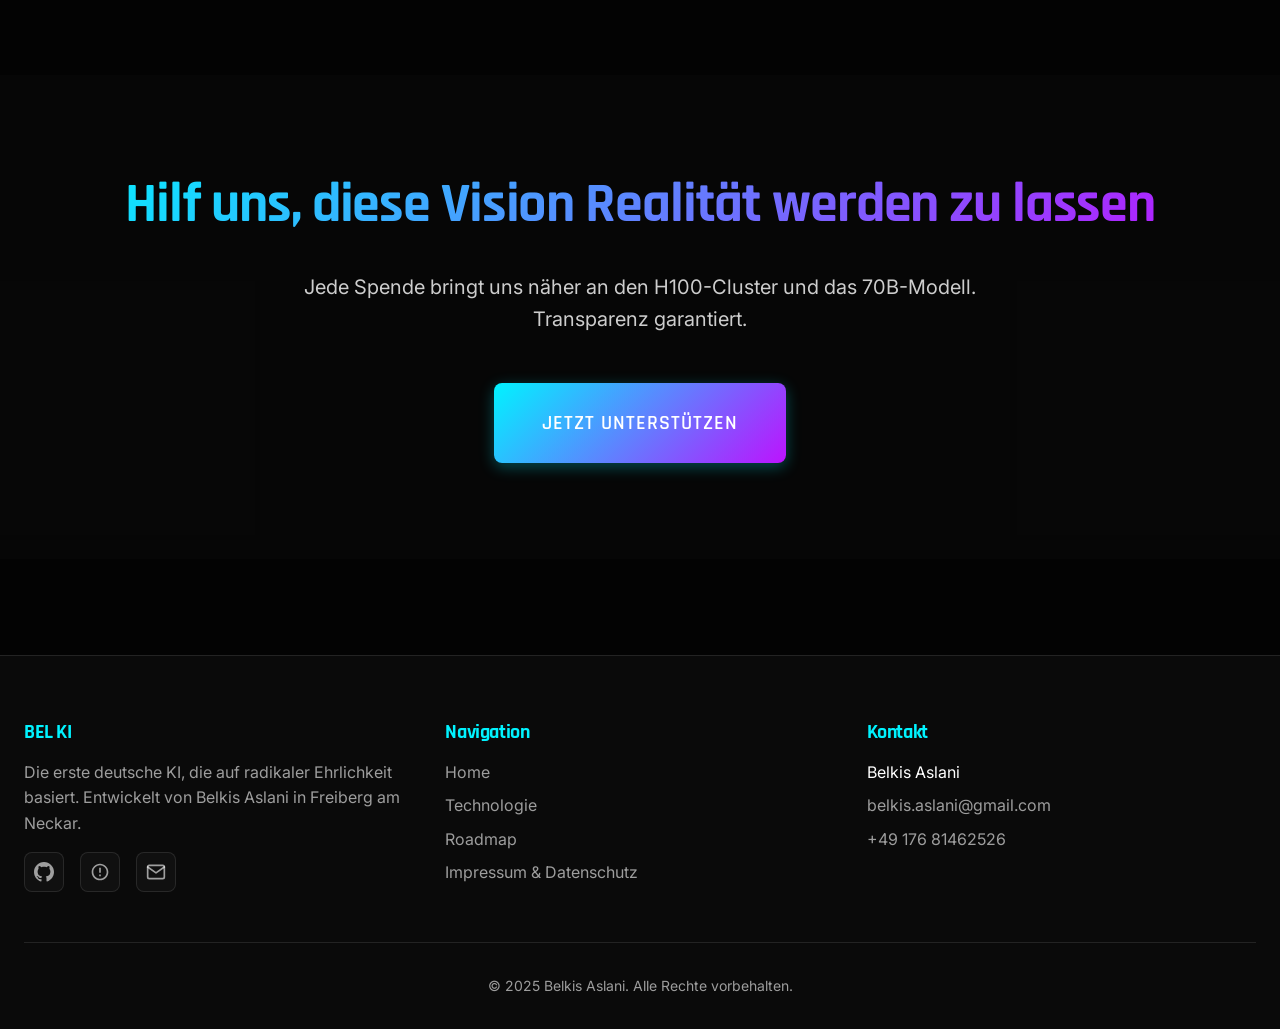
<file: roadmap.html>
<!DOCTYPE html>
<html lang="de">
<head>
  <meta charset="UTF-8">
  <meta name="viewport" content="width=device-width, initial-scale=1.0">
  <meta http-equiv="X-UA-Compatible" content="IE=edge">

  <!-- Primary Meta Tags -->
  <title>Roadmap - BEL KI | Vision & Zukunftspläne</title>
  <meta name="title" content="Roadmap - BEL KI | Vision & Zukunftspläne">
  <meta name="description" content="Die Zukunft von BEL KI: Von 8B zu 70B Parametern, Mobile Apps und Community-gesteuerte Entwicklung. Sei Teil der Revolution.">
  <meta name="robots" content="index, follow">

  <!-- Preload Critical Resources -->
  <link rel="preconnect" href="https://fonts.googleapis.com">
  <link rel="preconnect" href="https://fonts.gstatic.com" crossorigin>

  <!-- Favicon -->
  <link rel="icon" type="image/png" href="./assets/img/logo.png">

  <!-- Stylesheets -->
  <link rel="stylesheet" href="./assets/css/variables.css">
  <link rel="stylesheet" href="./assets/css/main.css">
</head>
<body>
  <!-- Header -->
  <header class="header">
    <nav class="nav-container">
      <a href="index.html" class="logo"><img src="./assets/img/logo.png" alt="BEL KI Logo" /></a>
      <ul class="nav-links">
        <li><a href="index.html">Home</a></li>
        <li><a href="tech.html">Technologie</a></li>
        <li><a href="roadmap.html">Roadmap</a></li>
        <li><a href="live-chat.html" style="color: #00f3ff;">Live Chat (BETA)</a></li>
        <li><a href="legal.html">Impressum</a></li>
      </ul>
      <div class="burger-menu" aria-label="Menu Toggle">
        <div class="burger-line"></div>
        <div class="burger-line"></div>
        <div class="burger-line"></div>
      </div>
    </nav>
  </header>

  <!-- Main Content -->
  <main style="padding-top: 100px;">
    <!-- Intro Section -->
    <section class="section">
      <div class="container">
        <h1 class="text-center gradient-text" style="font-size: clamp(2.5rem, 6vw, 4.5rem); margin-bottom: 2rem;">
          Die Zukunft von BEL KI
        </h1>
        <p class="text-center" style="font-size: 1.25rem; max-width: 800px; margin: 0 auto; color: rgba(255,255,255,0.8);">
          Von einem One-Man-Projekt zur führenden deutschen KI-Initiative. Hier ist der Plan.
        </p>
      </div>
    </section>

    <!-- Timeline -->
    <section class="section" style="background: rgba(10, 10, 10, 0.5);">
      <div class="container">
        <h2 class="text-center gradient-text mb-16">Entwicklungs-Timeline</h2>

        <div class="timeline">
          <!-- Q4 2025 - BEL KI v1.0 Release + Mobile Alpha -->
          <div class="timeline-item fade-in">
            <div class="timeline-node completed pulse"></div>
            <div class="timeline-content">
              <div class="timeline-date">30. Dezember 2025 - Live! 🎉</div>
              <h3 class="timeline-title">BEL KI v1.0 Release + Mobile Alpha</h3>
              <p style="color: rgba(255,255,255,0.8); margin-top: 0.75rem;">
                Erfolgreicher Launch des Llama-3.1-8B Modells mit GermanQuAD Training. Final Loss: 0.5342. Alle Formate verfügbar: <strong>Q4_K_M</strong> (Desktop ~4.9 GB), <strong style="color: #00f3ff;">IQ2_M</strong> (Mobile ~2.8 GB), 16-bit (Server ~16 GB).
              </p>
              <p style="color: rgba(255,255,255,0.8); margin-top: 0.75rem;">
                <strong style="color: #00f3ff;">IQ2_M GGUF</strong> speziell für Mobile Devices optimiert! Läuft auf Smartphones, Tablets und Low-RAM Geräten. 100% offline, 100% Datenschutz.
              </p>
              <div style="margin-top: 1rem; display: flex; flex-wrap: wrap; gap: 0.5rem;">
                <span class="badge badge-success">✓ Training Complete (F1: 87.6%)</span>
                <span class="badge badge-success">✓ Multi-Format</span>
                <span class="badge badge-success">✓ Mobil-Optimiert (IQ2_M)</span>
                <span class="badge badge-success">✓ 2.8 GB Mobile</span>
                <span class="badge badge-success">✓ Android/iOS Ready</span>
                <span class="badge" style="background: rgba(0, 243, 255, 0.2); border-color: rgba(0, 243, 255, 0.5);">📱 App folgt Q1~Q2 2026</span>
              </div>
            </div>
          </div>

          <!-- Q4 2025 -->
          <div class="timeline-item fade-in">
            <div class="timeline-node"></div>
            <div class="timeline-content">
              <div class="timeline-date">Q1 2026 - In Planung</div>
              <h3 class="timeline-title">Community & Infrastructure</h3>
              <ul style="list-style: none; padding: 0; margin-top: 1rem;">
                <li style="padding: 0.5rem 0; border-bottom: 1px solid rgba(255,255,255,0.1);">
                  🌐 Discord Server für Community
                </li>
                <li style="padding: 0.5rem 0; border-bottom: 1px solid rgba(255,255,255,0.1);">
                  📦 HuggingFace Model Hub Integration ✅
                </li>
                <li style="padding: 0.5rem 0; border-bottom: 1px solid rgba(255,255,255,0.1);">
                  📖 Umfassende Dokumentation ✅
                </li>
                <li style="padding: 0.5rem 0;">
                  🔧 API & SDK für Entwickler
                </li>
              </ul>
            </div>
          </div>

          <!-- Q3 2025 -->
          <div class="timeline-item fade-in">
            <div class="timeline-node"></div>
            <div class="timeline-content">
              <div class="timeline-date">Q3 2026 - Mit Funding</div>
              <h3 class="timeline-title">Skalierung auf 70B</h3>
              <p style="color: rgba(255,255,255,0.8); margin-top: 0.75rem;">
                Mit dem H100-Cluster-Zugang trainieren wir ein Llama-3.1-70B Modell. Ziel-Benchmarks:
              </p>
              <ul style="list-style: none; padding: 0; margin-top: 1rem;">
                <li style="padding: 0.5rem 0; display: flex; align-items: flex-start; gap: 0.75rem; flex-wrap: wrap;">
                  <svg xmlns="http://www.w3.org/2000/svg" width="20" height="20" viewBox="0 0 24 24" fill="none" stroke="#00f3ff" stroke-width="2" style="flex-shrink: 0;"><polyline points="20 6 9 17 4 12"></polyline></svg>
                  <span><strong>F1-Score: 94%+</strong> auf GermanQuAD (aktuell v1: 87.6%)</span>
                </li>
                <li style="padding: 0.5rem 0; display: flex; align-items: flex-start; gap: 0.75rem; flex-wrap: wrap;">
                  <svg xmlns="http://www.w3.org/2000/svg" width="20" height="20" viewBox="0 0 24 24" fill="none" stroke="#00f3ff" stroke-width="2" style="flex-shrink: 0;"><polyline points="20 6 9 17 4 12"></polyline></svg>
                  <span><strong>Exact Match: 85%+</strong> auf deutschen QA-Tasks (aktuell v1: 70%)</span>
                </li>
                <li style="padding: 0.5rem 0; display: flex; align-items: flex-start; gap: 0.75rem; flex-wrap: wrap;">
                  <svg xmlns="http://www.w3.org/2000/svg" width="20" height="20" viewBox="0 0 24 24" fill="none" stroke="#00f3ff" stroke-width="2" style="flex-shrink: 0;"><polyline points="20 6 9 17 4 12"></polyline></svg>
                  <span><strong>HumanEval Pass@1: 60%+</strong> für Code-Generierung</span>
                </li>
                <li style="padding: 0.5rem 0; display: flex; align-items: flex-start; gap: 0.75rem; flex-wrap: wrap;">
                  <svg xmlns="http://www.w3.org/2000/svg" width="20" height="20" viewBox="0 0 24 24" fill="none" stroke="#00f3ff" stroke-width="2" style="flex-shrink: 0;"><polyline points="20 6 9 17 4 12"></polyline></svg>
                  <span><strong>GSM8K: 75%+</strong> für mathematisches Reasoning</span>
                </li>
              </ul>
              <div style="margin-top: 1.5rem; padding: 1rem; background: rgba(0, 243, 255, 0.1); border: 1px solid rgba(0, 243, 255, 0.3); border-radius: 0.5rem;">
                <strong style="color: #00f3ff;">Geschätzter Bedarf:</strong> 100.000 € für 3 Monate H100-Cluster
              </div>
            </div>
          </div>

          <!-- Q4 2025 -->
          <div class="timeline-item fade-in">
            <div class="timeline-node future"></div>
            <div class="timeline-content">
              <div class="timeline-date">Q1 2027 - Vision</div>
              <h3 class="timeline-title">Desktop & CLI Tools</h3>
              <p style="color: rgba(255,255,255,0.8); margin-top: 0.75rem;">
                Native Desktop-Anwendungen für Windows, macOS und Linux. Einfache Installation, kein Terminal-Voodoo.
              </p>
              <ul style="list-style: none; padding: 0; margin-top: 1rem;">
                <li style="padding: 0.5rem 0; border-bottom: 1px solid rgba(255,255,255,0.1);">
                  🖥️ Electron-basierte Desktop App
                </li>
                <li style="padding: 0.5rem 0; border-bottom: 1px solid rgba(255,255,255,0.1);">
                  ⚡ CLI für Power-User
                </li>
                <li style="padding: 0.5rem 0; border-bottom: 1px solid rgba(255,255,255,0.1);">
                  🔌 VS Code Extension
                </li>
                <li style="padding: 0.5rem 0;">
                  🐳 Docker Container
                </li>
              </ul>
            </div>
          </div>

          <!-- 2026 -->
          <div class="timeline-item fade-in">
            <div class="timeline-node future"></div>
            <div class="timeline-content">
              <div class="timeline-date">2027 - Moonshot</div>
              <h3 class="timeline-title">Mobile Revolution</h3>
              <p style="color: rgba(255,255,255,0.8); margin-top: 0.75rem;">
                BEL KI in deiner Tasche. Vollständig offline. Kein Abo. Keine Tricks.
              </p>
              <ul style="list-style: none; padding: 0; margin-top: 1rem;">
                <li style="padding: 0.5rem 0; border-bottom: 1px solid rgba(255,255,255,0.1);">
                  📱 Native iOS & Android Apps
                </li>
                <li style="padding: 0.5rem 0; border-bottom: 1px solid rgba(255,255,255,0.1);">
                  🚀 On-Device Inference
                </li>
                <li style="padding: 0.5rem 0; border-bottom: 1px solid rgba(255,255,255,0.1);">
                  🔒 100% Offline-fähig
                </li>
                <li style="padding: 0.5rem 0;">
                  💾 Quantisiert für Mobile (2-3 GB)
                </li>
              </ul>
            </div>
          </div>

          <!-- Beyond -->
          <div class="timeline-item fade-in">
            <div class="timeline-node future"></div>
            <div class="timeline-content">
              <div class="timeline-date">Beyond - Die Vision</div>
              <h3 class="timeline-title">Multimodal & AGI-Ready</h3>
              <p style="color: rgba(255,255,255,0.8); margin-top: 0.75rem;">
                Vision-Language-Modelle, Audio Processing, und der Weg zur Allgemeinen Künstlichen Intelligenz.
              </p>
              <ul style="list-style: none; padding: 0; margin-top: 1rem;">
                <li style="padding: 0.5rem 0; border-bottom: 1px solid rgba(255,255,255,0.1);">
                  👁️ Bild-Verständnis
                </li>
                <li style="padding: 0.5rem 0; border-bottom: 1px solid rgba(255,255,255,0.1);">
                  🎤 Speech-to-Text & TTS
                </li>
                <li style="padding: 0.5rem 0; border-bottom: 1px solid rgba(255,255,255,0.1);">
                  🧠 Reasoning & Planning
                </li>
                <li style="padding: 0.5rem 0;">
                  🤝 Agentic Workflows
                </li>
              </ul>
            </div>
          </div>
        </div>
      </div>
    </section>

    <!-- Community Section -->
    <section class="section">
      <div class="container">
        <h2 class="text-center gradient-text mb-12">Werde Teil der Community</h2>

        <div style="display: grid; grid-template-columns: repeat(auto-fit, minmax(300px, 1fr)); gap: 2rem; margin-bottom: 4rem;">
          <div class="glass-card fade-in text-center">
            <div style="margin-bottom: 1.5rem;">
              <svg xmlns="http://www.w3.org/2000/svg" width="60" height="60" viewBox="0 0 24 24" fill="currentColor" style="color: #5865F2;">
                <path d="M20.317 4.37a19.791 19.791 0 0 0-4.885-1.515.074.074 0 0 0-.079.037c-.21.375-.444.864-.608 1.25a18.27 18.27 0 0 0-5.487 0 12.64 12.64 0 0 0-.617-1.25.077.077 0 0 0-.079-.037A19.736 19.736 0 0 0 3.677 4.37a.07.07 0 0 0-.032.027C.533 9.046-.32 13.58.099 18.057a.082.082 0 0 0 .031.057 19.9 19.9 0 0 0 5.993 3.03.078.078 0 0 0 .084-.028c.462-.63.874-1.295 1.226-1.994a.076.076 0 0 0-.041-.106 13.107 13.107 0 0 1-1.872-.892.077.077 0 0 1-.008-.128 10.2 10.2 0 0 0 .372-.292.074.074 0 0 1 .077-.01c3.928 1.793 8.18 1.793 12.062 0a.074.074 0 0 1 .078.01c.12.098.246.198.373.292a.077.077 0 0 1-.006.127 12.299 12.299 0 0 1-1.873.892.077.077 0 0 0-.041.107c.36.698.772 1.362 1.225 1.993a.076.076 0 0 0 .084.028 19.839 19.839 0 0 0 6.002-3.03.077.077 0 0 0 .032-.054c.5-5.177-.838-9.674-3.549-13.66a.061.061 0 0 0-.031-.03zM8.02 15.33c-1.183 0-2.157-1.085-2.157-2.419 0-1.333.956-2.419 2.157-2.419 1.21 0 2.176 1.096 2.157 2.42 0 1.333-.956 2.418-2.157 2.418zm7.975 0c-1.183 0-2.157-1.085-2.157-2.419 0-1.333.955-2.419 2.157-2.419 1.21 0 2.176 1.096 2.157 2.42 0 1.333-.946 2.418-2.157 2.418z"/>
              </svg>
            </div>
            <h3 class="gradient-text mb-4">Discord</h3>
            <p style="color: rgba(255,255,255,0.8); margin-bottom: 1.5rem;">
              Tausche dich mit anderen BEL KI-Nutzern aus, stelle Fragen und bleib auf dem Laufenden.
            </p>
            <a href="#discord" class="btn btn-secondary" style="opacity: 0.5; cursor: not-allowed;">
              Bald verfügbar
            </a>
          </div>

          <div class="glass-card fade-in text-center">
            <div style="margin-bottom: 1.5rem;">
              <svg xmlns="http://www.w3.org/2000/svg" width="60" height="60" viewBox="0 0 24 24" fill="currentColor" style="color: #FF6B35;">
                <path d="M12 0C5.37 0 0 5.37 0 12c0 5.31 3.435 9.795 8.205 11.385.6.105.825-.255.825-.57 0-.285-.015-1.23-.015-2.235-3.015.555-3.795-.735-4.035-1.41-.135-.345-.72-1.41-1.23-1.695-.42-.225-1.02-.78-.015-.795.945-.015 1.62.87 1.845 1.23 1.08 1.815 2.805 1.305 3.495.99.105-.78.42-1.305.762-1.605-2.665-.3-5.466-1.332-5.466-5.93 0-1.305.465-2.385 1.23-3.225-.12-.3-.54-1.53.12-3.18 0 0 1.005-.315 3.3 1.23.96-.27 1.98-.405 3-.405s2.04.135 3 .405c2.295-1.56 3.3-1.23 3.3-1.23.66 1.65.24 2.88.12 3.18.765.84 1.23 1.905 1.23 3.225 0 4.605-2.805 5.625-5.475 5.925.435.375.81 1.095.81 2.22 0 1.605-.015 2.895-.015 3.3 0 .315.225.69.825.57A12.02 12.02 0 0 0 24 12c0-6.63-5.37-12-12-12z"/>
              </svg>
            </div>
            <h3 class="gradient-text mb-4">GitHub</h3>
            <p style="color: rgba(255,255,255,0.8); margin-bottom: 1.5rem;">
              Contribue zum Projekt, report Issues oder forke den Code für deine eigenen Experimente.
            </p>
            <a href="https://github.com/BEKO2210" target="_blank" rel="noopener noreferrer" class="btn btn-secondary">
              Zum GitHub-Profil
            </a>
          </div>

          <div class="glass-card fade-in text-center">
            <div style="margin-bottom: 1.5rem;">
              <svg xmlns="http://www.w3.org/2000/svg" width="60" height="60" viewBox="0 0 24 24" fill="currentColor" style="color: #FFD21E;">
                <path d="M12.5.75C6.146.75 1 5.896 1 12.25c0 5.089 3.292 9.387 7.863 10.91.575.101.79-.244.79-.546 0-.273-.014-1.178-.014-2.142-2.889.532-3.636-.704-3.866-1.35-.13-.331-.69-1.352-1.18-1.625-.402-.216-.977-.748-.014-.762.906-.014 1.553.834 1.769 1.179 1.035 1.74 2.688 1.25 3.349.948.1-.747.402-1.25.733-1.538-2.559-.287-5.232-1.279-5.232-5.678 0-1.25.445-2.285 1.178-3.09-.115-.288-.517-1.467.115-3.048 0 0 .963-.302 3.163 1.179.92-.259 1.897-.388 2.875-.388.977 0 1.955.13 2.875.388 2.2-1.495 3.162-1.179 3.162-1.179.633 1.581.23 2.76.115 3.048.733.805 1.179 1.825 1.179 3.09 0 4.413-2.688 5.39-5.247 5.678.417.36.776 1.05.776 2.128 0 1.538-.014 2.774-.014 3.162 0 .302.216.662.79.547C20.709 21.637 24 17.324 24 12.25 24 5.896 18.854.75 12.5.75Z"/>
              </svg>
            </div>
            <h3 class="gradient-text mb-4">HuggingFace</h3>
            <p style="color: rgba(255,255,255,0.8); margin-bottom: 1.5rem;">
              Download, teste und vergleiche BEL KI mit anderen Modellen im HuggingFace Model Hub.
            </p>
            <a href="https://huggingface.co/Beko2210/Bel-KI-v1-GGUF" target="_blank" rel="noopener noreferrer" class="btn btn-secondary">
              Model Card ansehen
            </a>
          </div>
        </div>

        <!-- Newsletter -->
        <div class="glass-card fade-in" style="max-width: 700px; margin: 0 auto;">
          <h3 class="text-center gradient-text mb-4">Bleib auf dem Laufenden</h3>
          <p class="text-center" style="color: rgba(255,255,255,0.8); margin-bottom: 2rem;">
            Erhalte Updates zu neuen Releases, Features und Community-Events.
          </p>

          <form style="display: flex; gap: 1rem; flex-wrap: wrap; justify-content: center;" onsubmit="event.preventDefault(); alert('Newsletter-Feature wird bald aktiviert!');">
            <input
              type="email"
              placeholder="deine@email.de"
              required
              style="flex: 1; min-width: 250px; padding: 1rem 1.5rem; background: rgba(0,0,0,0.5); border: 1px solid rgba(0,243,255,0.3); border-radius: 0.5rem; color: white; font-size: 1rem; font-family: var(--font-body);"
            />
            <button type="submit" class="btn btn-primary">
              Abonnieren
            </button>
          </form>

          <p class="text-center mt-4" style="font-size: 0.875rem; color: rgba(255,255,255,0.6);">
            Kein Spam. Nur wichtige Updates. Du kannst dich jederzeit abmelden.
          </p>
        </div>

        <!-- Stats -->
        <div style="display: grid; grid-template-columns: repeat(auto-fit, minmax(200px, 1fr)); gap: 2rem; margin-top: 4rem;">
          <div class="text-center fade-in">
            <div style="font-size: 3rem; font-weight: 700; background: linear-gradient(135deg, #00f3ff, #bc13fe); -webkit-background-clip: text; -webkit-text-fill-color: transparent; background-clip: text; margin-bottom: 0.5rem;">
              1
            </div>
            <div style="color: rgba(255,255,255,0.8); font-size: 1.125rem;">
              Modelle Released
            </div>
          </div>

          <div class="text-center fade-in">
            <div style="font-size: 3rem; font-weight: 700; background: linear-gradient(135deg, #00f3ff, #bc13fe); -webkit-background-clip: text; -webkit-text-fill-color: transparent; background-clip: text; margin-bottom: 0.5rem;">
              100k+
            </div>
            <div style="color: rgba(255,255,255,0.8); font-size: 1.125rem;">
              Ziel für H100-Cluster
            </div>
          </div>

          <div class="text-center fade-in">
            <div style="font-size: 3rem; font-weight: 700; background: linear-gradient(135deg, #00f3ff, #bc13fe); -webkit-background-clip: text; -webkit-text-fill-color: transparent; background-clip: text; margin-bottom: 0.5rem;">
              0%
            </div>
            <div style="color: rgba(255,255,255,0.8); font-size: 1.125rem;">
              Zensur
            </div>
          </div>

          <div class="text-center fade-in">
            <div style="font-size: 3rem; font-weight: 700; background: linear-gradient(135deg, #00f3ff, #bc13fe); -webkit-background-clip: text; -webkit-text-fill-color: transparent; background-clip: text; margin-bottom: 0.5rem;">
              100%
            </div>
            <div style="color: rgba(255,255,255,0.8); font-size: 1.125rem;">
              Open Source
            </div>
          </div>
        </div>
      </div>
    </section>

    <!-- CTA Section -->
    <section class="section" style="background: rgba(10, 10, 10, 0.5);">
      <div class="container text-center">
        <h2 class="gradient-text mb-8" style="font-size: clamp(2rem, 5vw, 3.5rem);">
          Hilf uns, diese Vision Realität werden zu lassen
        </h2>
        <p style="font-size: 1.25rem; max-width: 700px; margin: 0 auto 3rem; color: rgba(255,255,255,0.8);">
          Jede Spende bringt uns näher an den H100-Cluster und das 70B-Modell. Transparenz garantiert.
        </p>
        <a href="index.html#fundraising" class="btn btn-primary btn-large">
          Jetzt unterstützen
        </a>
      </div>
    </section>
  </main>

  <!-- Footer -->
  <footer class="footer">
    <div class="footer-container">
      <div class="footer-section">
        <h3>BEL KI</h3>
        <p style="color: rgba(255,255,255,0.6); margin-top: 1rem;">
          Die erste deutsche KI, die auf radikaler Ehrlichkeit basiert. Entwickelt von Belkis Aslani in Freiberg am Neckar.
        </p>
        <div class="social-links">
          <a href="https://github.com/BEKO2210" target="_blank" rel="noopener noreferrer" class="social-icon" aria-label="GitHub">
            <svg xmlns="http://www.w3.org/2000/svg" width="20" height="20" viewBox="0 0 24 24" fill="currentColor"><path d="M12 0c-6.626 0-12 5.373-12 12 0 5.302 3.438 9.8 8.207 11.387.599.111.793-.261.793-.577v-2.234c-3.338.726-4.033-1.416-4.033-1.416-.546-1.387-1.333-1.756-1.333-1.756-1.089-.745.083-.729.083-.729 1.205.084 1.839 1.237 1.839 1.237 1.07 1.834 2.807 1.304 3.492.997.107-.775.418-1.305.762-1.604-2.665-.305-5.467-1.334-5.467-5.931 0-1.311.469-2.381 1.236-3.221-.124-.303-.535-1.524.117-3.176 0 0 1.008-.322 3.301 1.23.957-.266 1.983-.399 3.003-.404 1.02.005 2.047.138 3.006.404 2.291-1.552 3.297-1.23 3.297-1.23.653 1.653.242 2.874.118 3.176.77.84 1.235 1.911 1.235 3.221 0 4.609-2.807 5.624-5.479 5.921.43.372.823 1.102.823 2.222v3.293c0 .319.192.694.801.576 4.765-1.589 8.199-6.086 8.199-11.386 0-6.627-5.373-12-12-12z"/></svg>
          </a>
          <a href="https://huggingface.co/Beko2210" target="_blank" rel="noopener noreferrer" class="social-icon" aria-label="HuggingFace">
            <svg xmlns="http://www.w3.org/2000/svg" width="20" height="20" viewBox="0 0 24 24" fill="currentColor"><path d="M12 2C6.48 2 2 6.48 2 12s4.48 10 10 10 10-4.48 10-10S17.52 2 12 2zm0 18c-4.41 0-8-3.59-8-8s3.59-8 8-8 8 3.59 8 8-3.59 8-8 8zm-1-13h2v6h-2zm0 8h2v2h-2z"/></svg>
          </a>
          <a href="mailto:belkis.aslani@gmail.com" class="social-icon" aria-label="Email">
            <svg xmlns="http://www.w3.org/2000/svg" width="20" height="20" viewBox="0 0 24 24" fill="none" stroke="currentColor" stroke-width="2" stroke-linecap="round" stroke-linejoin="round"><path d="M4 4h16c1.1 0 2 .9 2 2v12c0 1.1-.9 2-2 2H4c-1.1 0-2-.9-2-2V6c0-1.1.9-2 2-2z"></path><polyline points="22,6 12,13 2,6"></polyline></svg>
          </a>
        </div>
      </div>

      <div class="footer-section">
        <h3>Navigation</h3>
        <ul>
          <li><a href="index.html">Home</a></li>
          <li><a href="tech.html">Technologie</a></li>
          <li><a href="roadmap.html">Roadmap</a></li>
          <li><a href="legal.html">Impressum & Datenschutz</a></li>
        </ul>
      </div>

      <div class="footer-section">
        <h3>Kontakt</h3>
        <ul style="list-style: none;">
          <li style="margin-bottom: 0.5rem;">Belkis Aslani</li>
          <li style="margin-bottom: 0.5rem;">
            <a href="mailto:belkis.aslani@gmail.com" style="word-break: break-all; overflow-wrap: break-word;">belkis.aslani@gmail.com</a>
          </li>
          <li>
            <a href="tel:+4917681462526">+49 176 81462526</a>
          </li>
        </ul>
      </div>
    </div>

    <div class="footer-bottom">
      <p>&copy; 2025 Belkis Aslani. Alle Rechte vorbehalten.</p>
    </div>
  </footer>

  <!-- Scripts -->
  <script src="./assets/js/main.js" defer></script>
</body>
</html>
</file>
<file: assets/css/variables.css>
/* BEL KI - The Sovereign Aesthetic */
/* Design System Variables */

:root {
  /* Colors */
  --color-black: #030303;
  --color-black-lighter: #0a0a0a;
  --color-black-light: #141414;
  --color-cyan: #00f3ff;
  --color-cyan-dim: rgba(0, 243, 255, 0.6);
  --color-cyan-glow: rgba(0, 243, 255, 0.3);
  --color-purple: #bc13fe;
  --color-purple-dim: rgba(188, 19, 254, 0.6);
  --color-purple-glow: rgba(188, 19, 254, 0.3);
  --color-white: #ffffff;
  --color-white-dim: rgba(255, 255, 255, 0.8);
  --color-white-subtle: rgba(255, 255, 255, 0.6);
  --color-gray: #808080;
  --color-success: #00ff88;
  --color-warning: #ffaa00;
  --color-error: #ff3366;

  /* Typography */
  --font-headline: 'Rajdhani', sans-serif;
  --font-body: 'Inter', sans-serif;
  --font-mono: 'Courier New', monospace;

  /* Font Sizes */
  --text-xs: 0.75rem;
  --text-sm: 0.875rem;
  --text-base: 1rem;
  --text-lg: 1.125rem;
  --text-xl: 1.25rem;
  --text-2xl: 1.5rem;
  --text-3xl: 1.875rem;
  --text-4xl: 2.25rem;
  --text-5xl: 3rem;
  --text-6xl: 3.75rem;
  --text-7xl: 4.5rem;
  --text-8xl: 6rem;

  /* Spacing */
  --space-1: 0.25rem;
  --space-2: 0.5rem;
  --space-3: 0.75rem;
  --space-4: 1rem;
  --space-5: 1.25rem;
  --space-6: 1.5rem;
  --space-8: 2rem;
  --space-10: 2.5rem;
  --space-12: 3rem;
  --space-16: 4rem;
  --space-20: 5rem;
  --space-24: 6rem;

  /* Border Radius */
  --radius-sm: 0.25rem;
  --radius-md: 0.5rem;
  --radius-lg: 0.75rem;
  --radius-xl: 1rem;
  --radius-2xl: 1.5rem;
  --radius-full: 9999px;

  /* Shadows */
  --shadow-sm: 0 1px 2px 0 rgba(0, 0, 0, 0.05);
  --shadow-md: 0 4px 6px -1px rgba(0, 0, 0, 0.1);
  --shadow-lg: 0 10px 15px -3px rgba(0, 0, 0, 0.1);
  --shadow-xl: 0 20px 25px -5px rgba(0, 0, 0, 0.1);
  --shadow-cyan: 0 0 30px var(--color-cyan-glow);
  --shadow-purple: 0 0 30px var(--color-purple-glow);
  --shadow-glow: 0 0 50px rgba(0, 243, 255, 0.5);

  /* Glass Effects */
  --glass-bg: rgba(20, 20, 20, 0.6);
  --glass-border: rgba(255, 255, 255, 0.1);
  --glass-blur: blur(10px);

  /* Transitions */
  --transition-fast: 150ms ease-in-out;
  --transition-base: 300ms ease-in-out;
  --transition-slow: 500ms ease-in-out;

  /* Z-Index */
  --z-canvas: -1;
  --z-base: 1;
  --z-dropdown: 100;
  --z-sticky: 200;
  --z-overlay: 300;
  --z-modal: 400;
  --z-toast: 500;

  /* Breakpoints (for reference in JS) */
  --bp-sm: 640px;
  --bp-md: 768px;
  --bp-lg: 1024px;
  --bp-xl: 1280px;
  --bp-2xl: 1536px;
}

/* Global Resets & Base Styles */
* {
  margin: 0;
  padding: 0;
  box-sizing: border-box;
}

html {
  scroll-behavior: smooth;
  -webkit-font-smoothing: antialiased;
  -moz-osx-font-smoothing: grayscale;
}

body {
  font-family: var(--font-body);
  background-color: var(--color-black);
  color: var(--color-white);
  line-height: 1.6;
  overflow-x: hidden;
}

/* Typography Base */
h1, h2, h3, h4, h5, h6 {
  font-family: var(--font-headline);
  font-weight: 700;
  line-height: 1.2;
  letter-spacing: -0.02em;
}

h1 {
  font-size: var(--text-6xl);
}

h2 {
  font-size: var(--text-5xl);
}

h3 {
  font-size: var(--text-4xl);
}

a {
  color: var(--color-cyan);
  text-decoration: none;
  transition: color var(--transition-fast);
}

a:hover {
  color: var(--color-purple);
}

/* Selection */
::selection {
  background-color: var(--color-cyan);
  color: var(--color-black);
}

::-moz-selection {
  background-color: var(--color-cyan);
  color: var(--color-black);
}

/* Scrollbar */
::-webkit-scrollbar {
  width: 10px;
}

::-webkit-scrollbar-track {
  background: var(--color-black);
}

::-webkit-scrollbar-thumb {
  background: var(--color-cyan-dim);
  border-radius: var(--radius-full);
}

::-webkit-scrollbar-thumb:hover {
  background: var(--color-cyan);
}
</file>
<file: assets/css/main.css>
/* BEL KI - Main Stylesheet */
@import url('variables.css');
@import url('https://fonts.googleapis.com/css2?family=Rajdhani:wght@400;500;600;700&family=Inter:wght@300;400;500;600;700&display=swap');

/* ============================================
   LAYOUT COMPONENTS
   ============================================ */

/* Header & Navigation */
.header {
  position: fixed;
  top: 0;
  left: 0;
  right: 0;
  z-index: var(--z-sticky);
  padding: var(--space-2) var(--space-6);
  background: var(--glass-bg);
  backdrop-filter: var(--glass-blur);
  border-bottom: 1px solid var(--glass-border);
}

.nav-container {
  max-width: 1400px;
  margin: 0 auto;
  display: flex;
  justify-content: space-between;
  align-items: center;
}

.logo {
  font-family: var(--font-headline);
  font-size: var(--text-2xl);
  font-weight: 700;
  background: linear-gradient(135deg, var(--color-cyan), var(--color-purple));
  -webkit-background-clip: text;
  -webkit-text-fill-color: transparent;
  background-clip: text;
  letter-spacing: 0.1em;
  display: flex;
  align-items: center;
  justify-content: center;
}

.logo img {
  height: 95px;
  width: auto;
  object-fit: contain;
  transition: transform var(--transition-base);
}

.logo img:hover {
  transform: scale(1.05);
}

.nav-links {
  display: flex;
  gap: var(--space-8);
  list-style: none;
}

.nav-links a {
  font-weight: 500;
  text-transform: uppercase;
  font-size: var(--text-sm);
  letter-spacing: 0.05em;
  position: relative;
  padding-bottom: var(--space-1);
}

.nav-links a::after {
  content: '';
  position: absolute;
  bottom: 0;
  left: 0;
  width: 0;
  height: 2px;
  background: linear-gradient(90deg, var(--color-cyan), var(--color-purple));
  transition: width var(--transition-base);
}

.nav-links a:hover::after {
  width: 100%;
}

.burger-menu {
  display: none;
  flex-direction: column;
  gap: 6px;
  cursor: pointer;
  padding: var(--space-2);
}

.burger-line {
  width: 28px;
  height: 2px;
  background: var(--color-cyan);
  transition: all var(--transition-base);
}

/* Mobile Menu */
@media (max-width: 768px) {
  .logo img {
    height: 75px;
  }

  .nav-links {
    position: fixed;
    top: 95px;
    right: -100%;
    flex-direction: column;
    background: var(--glass-bg);
    backdrop-filter: var(--glass-blur);
    padding: var(--space-8);
    border-left: 1px solid var(--glass-border);
    border-bottom: 1px solid var(--glass-border);
    min-width: 250px;
    transition: right var(--transition-base);
  }

  .nav-links.active {
    right: 0;
  }

  .burger-menu {
    display: flex;
  }

  .burger-menu.active .burger-line:nth-child(1) {
    transform: rotate(45deg) translateY(8px);
  }

  .burger-menu.active .burger-line:nth-child(2) {
    opacity: 0;
  }

  .burger-menu.active .burger-line:nth-child(3) {
    transform: rotate(-45deg) translateY(-8px);
  }
}

/* Footer */
.footer {
  background: var(--color-black-lighter);
  border-top: 1px solid var(--glass-border);
  padding: var(--space-16) var(--space-6) var(--space-8);
  margin-top: var(--space-24);
}

.footer-container {
  max-width: 1400px;
  margin: 0 auto;
  display: grid;
  grid-template-columns: repeat(auto-fit, minmax(250px, 1fr));
  gap: var(--space-8);
}

.footer-section h3 {
  font-size: var(--text-xl);
  margin-bottom: var(--space-4);
  color: var(--color-cyan);
}

.footer-section ul {
  list-style: none;
}

.footer-section li {
  margin-bottom: var(--space-2);
}

.footer-section a {
  color: var(--color-white-subtle);
  transition: color var(--transition-fast);
}

.footer-section a:hover {
  color: var(--color-cyan);
}

.social-links {
  display: flex;
  gap: var(--space-4);
  margin-top: var(--space-4);
}

.social-icon {
  width: 40px;
  height: 40px;
  display: flex;
  align-items: center;
  justify-content: center;
  border-radius: var(--radius-md);
  background: var(--glass-bg);
  border: 1px solid var(--glass-border);
  transition: all var(--transition-base);
}

.social-icon:hover {
  background: var(--color-cyan);
  color: var(--color-black);
  transform: translateY(-3px);
  box-shadow: var(--shadow-cyan);
}

.footer-bottom {
  text-align: center;
  margin-top: var(--space-12);
  padding-top: var(--space-8);
  border-top: 1px solid var(--glass-border);
  color: var(--color-white-subtle);
  font-size: var(--text-sm);
}

/* ============================================
   REUSABLE COMPONENTS
   ============================================ */

/* Container */
.container {
  max-width: 1400px;
  margin: 0 auto;
  padding: 0 var(--space-6);
}

.section {
  padding: var(--space-24) var(--space-6);
  position: relative;
}

/* Buttons */
.btn {
  display: inline-block;
  padding: var(--space-4) var(--space-8);
  font-family: var(--font-headline);
  font-weight: 600;
  font-size: var(--text-lg);
  text-transform: uppercase;
  letter-spacing: 0.05em;
  border-radius: var(--radius-md);
  cursor: pointer;
  transition: all var(--transition-base);
  border: none;
  text-align: center;
}

.btn-primary {
  background: linear-gradient(135deg, var(--color-cyan), var(--color-purple));
  color: var(--color-white);
  box-shadow: 0 4px 15px rgba(0, 243, 255, 0.3);
}

.btn-primary:hover {
  transform: translateY(-3px);
  box-shadow: 0 8px 25px rgba(0, 243, 255, 0.5);
}

.btn-secondary {
  background: transparent;
  color: var(--color-cyan);
  border: 2px solid var(--color-cyan);
}

.btn-secondary:hover {
  background: var(--color-cyan);
  color: var(--color-black);
  transform: translateY(-3px);
}

.btn-large {
  padding: var(--space-6) var(--space-12);
  font-size: var(--text-xl);
}

/* Glass Cards */
.glass-card {
  background: var(--glass-bg);
  backdrop-filter: var(--glass-blur);
  border: 1px solid var(--glass-border);
  border-radius: var(--radius-xl);
  padding: var(--space-8);
  transition: all var(--transition-base);
}

.glass-card:hover {
  border-color: var(--color-cyan-dim);
  box-shadow: var(--shadow-cyan);
  transform: translateY(-5px);
}

/* Badge */
.badge {
  display: inline-flex;
  align-items: center;
  gap: var(--space-2);
  padding: var(--space-2) var(--space-4);
  border-radius: var(--radius-full);
  font-size: var(--text-sm);
  font-weight: 600;
  text-transform: uppercase;
  letter-spacing: 0.05em;
}

.badge-success {
  background: rgba(0, 255, 136, 0.2);
  color: var(--color-success);
  border: 1px solid var(--color-success);
}

.badge-pulse::before {
  content: '';
  width: 8px;
  height: 8px;
  border-radius: 50%;
  background: currentColor;
  animation: pulse 2s infinite;
}

@keyframes pulse {
  0%, 100% { opacity: 1; }
  50% { opacity: 0.3; }
}

/* Progress Bar */
.progress-container {
  width: 100%;
  height: 40px;
  background: var(--color-black-lighter);
  border-radius: var(--radius-full);
  overflow: hidden;
  position: relative;
  border: 2px solid var(--glass-border);
}

.progress-bar {
  height: 100%;
  background: linear-gradient(90deg, var(--color-cyan), var(--color-purple));
  border-radius: var(--radius-full);
  transition: width 1s ease-out;
  position: relative;
  overflow: hidden;
}

.progress-bar::after {
  content: '';
  position: absolute;
  top: 0;
  left: 0;
  right: 0;
  bottom: 0;
  background: linear-gradient(
    90deg,
    transparent,
    rgba(255, 255, 255, 0.3),
    transparent
  );
  animation: shimmer 2s infinite;
}

@keyframes shimmer {
  0% { transform: translateX(-100%); }
  100% { transform: translateX(100%); }
}

.progress-text {
  position: absolute;
  top: 50%;
  left: 50%;
  transform: translate(-50%, -50%);
  font-weight: 700;
  font-size: var(--text-lg);
  z-index: 1;
  text-shadow: 0 2px 4px rgba(0, 0, 0, 0.8);
}

/* ============================================
   HERO SECTION
   ============================================ */

.hero {
  min-height: 100vh;
  display: flex;
  align-items: center;
  justify-content: center;
  position: relative;
  overflow: hidden;
  padding-top: 80px;
}

.hero-canvas {
  position: absolute;
  top: 0;
  left: 0;
  width: 100%;
  height: 100%;
  z-index: var(--z-canvas);
}

.hero-content {
  position: relative;
  z-index: var(--z-base);
  text-align: center;
  max-width: 1200px;
  padding: var(--space-8);
}

.hero-title {
  font-size: clamp(3rem, 10vw, 8rem);
  font-weight: 700;
  margin-bottom: var(--space-6);
  position: relative;
  display: inline-block;
}

.glitch {
  position: relative;
  color: var(--color-white);
  animation: glitch-main 5s infinite;
}

.glitch::before,
.glitch::after {
  content: attr(data-text);
  position: absolute;
  top: 0;
  left: 0;
  width: 100%;
  height: 100%;
}

.glitch::before {
  left: 2px;
  text-shadow: -2px 0 var(--color-cyan);
  clip: rect(24px, 550px, 90px, 0);
  animation: glitch-before 3s infinite linear alternate-reverse;
}

.glitch::after {
  left: -2px;
  text-shadow: -2px 0 var(--color-purple);
  clip: rect(85px, 550px, 140px, 0);
  animation: glitch-after 2.5s infinite linear alternate-reverse;
}

@keyframes glitch-main {
  0%, 100% { transform: translate(0); }
  20% { transform: translate(-2px, 2px); }
  40% { transform: translate(-2px, -2px); }
  60% { transform: translate(2px, 2px); }
  80% { transform: translate(2px, -2px); }
}

@keyframes glitch-before {
  0% { clip: rect(61px, 9999px, 52px, 0); }
  10% { clip: rect(33px, 9999px, 144px, 0); }
  20% { clip: rect(121px, 9999px, 115px, 0); }
  30% { clip: rect(144px, 9999px, 162px, 0); }
  40% { clip: rect(62px, 9999px, 180px, 0); }
  50% { clip: rect(34px, 9999px, 42px, 0); }
  60% { clip: rect(147px, 9999px, 179px, 0); }
  70% { clip: rect(99px, 9999px, 92px, 0); }
  80% { clip: rect(188px, 9999px, 154px, 0); }
  90% { clip: rect(154px, 9999px, 91px, 0); }
  100% { clip: rect(119px, 9999px, 88px, 0); }
}

@keyframes glitch-after {
  0% { clip: rect(122px, 9999px, 92px, 0); }
  10% { clip: rect(17px, 9999px, 34px, 0); }
  20% { clip: rect(171px, 9999px, 104px, 0); }
  30% { clip: rect(52px, 9999px, 169px, 0); }
  40% { clip: rect(82px, 9999px, 180px, 0); }
  50% { clip: rect(114px, 9999px, 12px, 0); }
  60% { clip: rect(37px, 9999px, 89px, 0); }
  70% { clip: rect(99px, 9999px, 162px, 0); }
  80% { clip: rect(88px, 9999px, 154px, 0); }
  90% { clip: rect(24px, 9999px, 121px, 0); }
  100% { clip: rect(139px, 9999px, 80px, 0); }
}

.hero-subtitle {
  font-size: clamp(1.2rem, 3vw, 2rem);
  background: linear-gradient(135deg, var(--color-cyan), var(--color-purple));
  -webkit-background-clip: text;
  -webkit-text-fill-color: transparent;
  background-clip: text;
  margin-bottom: var(--space-8);
  font-weight: 600;
}

.hero-cta {
  display: flex;
  gap: var(--space-6);
  justify-content: center;
  margin-top: var(--space-12);
  flex-wrap: wrap;
}

.scroll-indicator {
  position: absolute;
  bottom: var(--space-8);
  left: 50%;
  transform: translateX(-50%);
  animation: bounce 2s infinite;
}

@keyframes bounce {
  0%, 100% { transform: translateX(-50%) translateY(0); }
  50% { transform: translateX(-50%) translateY(-10px); }
}

.scroll-indicator svg {
  width: 30px;
  height: 30px;
  color: var(--color-cyan);
}

/* ============================================
   MISSION SECTION
   ============================================ */

.comparison-table {
  display: grid;
  grid-template-columns: repeat(auto-fit, minmax(300px, 1fr));
  gap: var(--space-6);
  margin: var(--space-12) 0;
}

.comparison-card {
  background: var(--glass-bg);
  backdrop-filter: var(--glass-blur);
  border: 2px solid var(--glass-border);
  border-radius: var(--radius-xl);
  padding: var(--space-8);
  text-align: center;
  transition: all var(--transition-base);
}

.comparison-card.highlight {
  border-color: var(--color-cyan);
  box-shadow: var(--shadow-cyan);
}

.comparison-card h3 {
  font-size: var(--text-3xl);
  margin-bottom: var(--space-6);
}

.comparison-card ul {
  list-style: none;
  text-align: left;
}

.comparison-card li {
  padding: var(--space-3) 0;
  border-bottom: 1px solid var(--glass-border);
  display: flex;
  align-items: center;
  gap: var(--space-3);
}

.comparison-card li:last-child {
  border-bottom: none;
}

.icon-grid {
  display: grid;
  grid-template-columns: repeat(auto-fit, minmax(200px, 1fr));
  gap: var(--space-8);
  margin: var(--space-16) 0;
}

.icon-card {
  text-align: center;
  padding: var(--space-6);
}

.icon-card svg {
  width: 60px;
  height: 60px;
  color: var(--color-cyan);
  margin-bottom: var(--space-4);
}

.icon-card h4 {
  font-size: var(--text-xl);
  margin-bottom: var(--space-3);
}

/* ============================================
   TECH PAGE SPECIFICS
   ============================================ */

.terminal {
  background: #000;
  border: 2px solid var(--color-cyan);
  border-radius: var(--radius-lg);
  padding: var(--space-6);
  font-family: var(--font-mono);
  font-size: var(--text-sm);
  color: var(--color-success);
  max-height: 500px;
  overflow-y: auto;
  position: relative;
}

.terminal-header {
  display: flex;
  gap: var(--space-2);
  margin-bottom: var(--space-4);
  padding-bottom: var(--space-3);
  border-bottom: 1px solid var(--color-cyan-dim);
}

.terminal-dot {
  width: 12px;
  height: 12px;
  border-radius: 50%;
}

.terminal-dot.red { background: #ff5f56; }
.terminal-dot.yellow { background: #ffbd2e; }
.terminal-dot.green { background: #27c93f; }

.terminal-line {
  margin-bottom: var(--space-2);
  line-height: 1.6;
}

.cursor {
  display: inline-block;
  width: 10px;
  height: 18px;
  background: var(--color-success);
  animation: blink 1s infinite;
  margin-left: 2px;
}

@keyframes blink {
  0%, 50% { opacity: 1; }
  51%, 100% { opacity: 0; }
}

.chart-container {
  background: var(--glass-bg);
  border: 1px solid var(--glass-border);
  border-radius: var(--radius-xl);
  padding: var(--space-8);
  margin: var(--space-8) 0;
}

.code-block {
  background: #000;
  border: 1px solid var(--color-cyan-dim);
  border-radius: var(--radius-lg);
  padding: var(--space-6);
  position: relative;
  margin: var(--space-6) 0;
}

.code-header {
  display: flex;
  justify-content: space-between;
  align-items: center;
  margin-bottom: var(--space-4);
  padding-bottom: var(--space-3);
  border-bottom: 1px solid var(--glass-border);
}

.copy-btn {
  background: var(--color-cyan-dim);
  color: var(--color-white);
  border: none;
  padding: var(--space-2) var(--space-4);
  border-radius: var(--radius-sm);
  cursor: pointer;
  font-size: var(--text-sm);
  transition: all var(--transition-fast);
}

.copy-btn:hover {
  background: var(--color-cyan);
  color: var(--color-black);
}

.code-content {
  font-family: var(--font-mono);
  font-size: var(--text-sm);
  color: var(--color-white-dim);
  overflow-x: auto;
}

.tilt-card {
  perspective: 1000px;
  transition: transform var(--transition-base);
}

.tilt-card:hover {
  transform: scale(1.05);
}

/* ============================================
   TIMELINE (ROADMAP)
   ============================================ */

.timeline {
  position: relative;
  max-width: 1000px;
  margin: var(--space-16) auto;
}

.timeline::before {
  content: '';
  position: absolute;
  left: 50%;
  top: 0;
  bottom: 0;
  width: 2px;
  background: linear-gradient(180deg, var(--color-cyan), var(--color-purple));
  transform: translateX(-50%);
}

.timeline-item {
  position: relative;
  margin-bottom: var(--space-16);
  width: calc(50% - 40px);
}

.timeline-item:nth-child(odd) {
  margin-left: 0;
  text-align: right;
}

.timeline-item:nth-child(even) {
  margin-left: calc(50% + 40px);
  text-align: left;
}

.timeline-node {
  position: absolute;
  top: 0;
  width: 20px;
  height: 20px;
  border-radius: 50%;
  background: var(--color-cyan);
  border: 4px solid var(--color-black);
  box-shadow: 0 0 20px var(--color-cyan);
}

.timeline-item:nth-child(odd) .timeline-node {
  right: -50px;
}

.timeline-item:nth-child(even) .timeline-node {
  left: -50px;
}

.timeline-node.completed {
  background: var(--color-success);
  box-shadow: 0 0 20px var(--color-success);
}

.timeline-node.future {
  background: var(--color-gray);
  box-shadow: none;
}

.timeline-content {
  background: var(--glass-bg);
  backdrop-filter: var(--glass-blur);
  border: 1px solid var(--glass-border);
  border-radius: var(--radius-xl);
  padding: var(--space-6);
}

.timeline-date {
  font-family: var(--font-headline);
  font-size: var(--text-sm);
  color: var(--color-cyan);
  text-transform: uppercase;
  letter-spacing: 0.1em;
  margin-bottom: var(--space-3);
}

.timeline-title {
  font-size: var(--text-2xl);
  margin-bottom: var(--space-3);
}

@media (max-width: 768px) {
  .timeline::before {
    left: 20px;
  }

  .timeline-item,
  .timeline-item:nth-child(odd),
  .timeline-item:nth-child(even) {
    width: calc(100% - 60px);
    margin-left: 60px;
    text-align: left;
  }

  .timeline-node,
  .timeline-item:nth-child(odd) .timeline-node,
  .timeline-item:nth-child(even) .timeline-node {
    left: -50px;
  }
}

/* ============================================
   COOKIE BANNER
   ============================================ */

.cookie-banner {
  position: fixed;
  bottom: 0;
  left: 0;
  right: 0;
  background: var(--glass-bg);
  backdrop-filter: var(--glass-blur);
  border-top: 1px solid var(--glass-border);
  padding: var(--space-6);
  z-index: var(--z-modal);
  transform: translateY(100%);
  transition: transform var(--transition-base);
}

.cookie-banner.show {
  transform: translateY(0);
}

.cookie-content {
  max-width: 1400px;
  margin: 0 auto;
  display: flex;
  justify-content: space-between;
  align-items: center;
  gap: var(--space-6);
  flex-wrap: wrap;
}

.cookie-buttons {
  display: flex;
  gap: var(--space-4);
}

/* ============================================
   UTILITIES
   ============================================ */

.text-center { text-align: center; }
.text-left { text-align: left; }
.text-right { text-align: right; }

.mt-4 { margin-top: var(--space-4); }
.mt-8 { margin-top: var(--space-8); }
.mt-12 { margin-top: var(--space-12); }
.mt-16 { margin-top: var(--space-16); }

.mb-4 { margin-bottom: var(--space-4); }
.mb-8 { margin-bottom: var(--space-8); }
.mb-12 { margin-bottom: var(--space-12); }

.fade-in {
  opacity: 0;
  transform: translateY(30px);
  transition: all var(--transition-slow);
}

.fade-in.visible {
  opacity: 1;
  transform: translateY(0);
}

.gradient-text {
  background: linear-gradient(135deg, var(--color-cyan), var(--color-purple));
  -webkit-background-clip: text;
  -webkit-text-fill-color: transparent;
  background-clip: text;
}

/* Timeline Node Pulse Animation */
.timeline-node.pulse {
  animation: node-pulse 2s ease-in-out infinite;
}

@keyframes node-pulse {
  0%, 100% {
    box-shadow: 0 0 20px var(--color-success), 0 0 40px var(--color-success);
    transform: scale(1);
  }
  50% {
    box-shadow: 0 0 30px var(--color-success), 0 0 60px var(--color-success);
    transform: scale(1.1);
  }
}

/* Responsive Typography */
@media (max-width: 768px) {
  h1 { font-size: var(--text-4xl); }
  h2 { font-size: var(--text-3xl); }
  h3 { font-size: var(--text-2xl); }

  .section {
    padding: var(--space-16) var(--space-4);
  }
}
</file>
